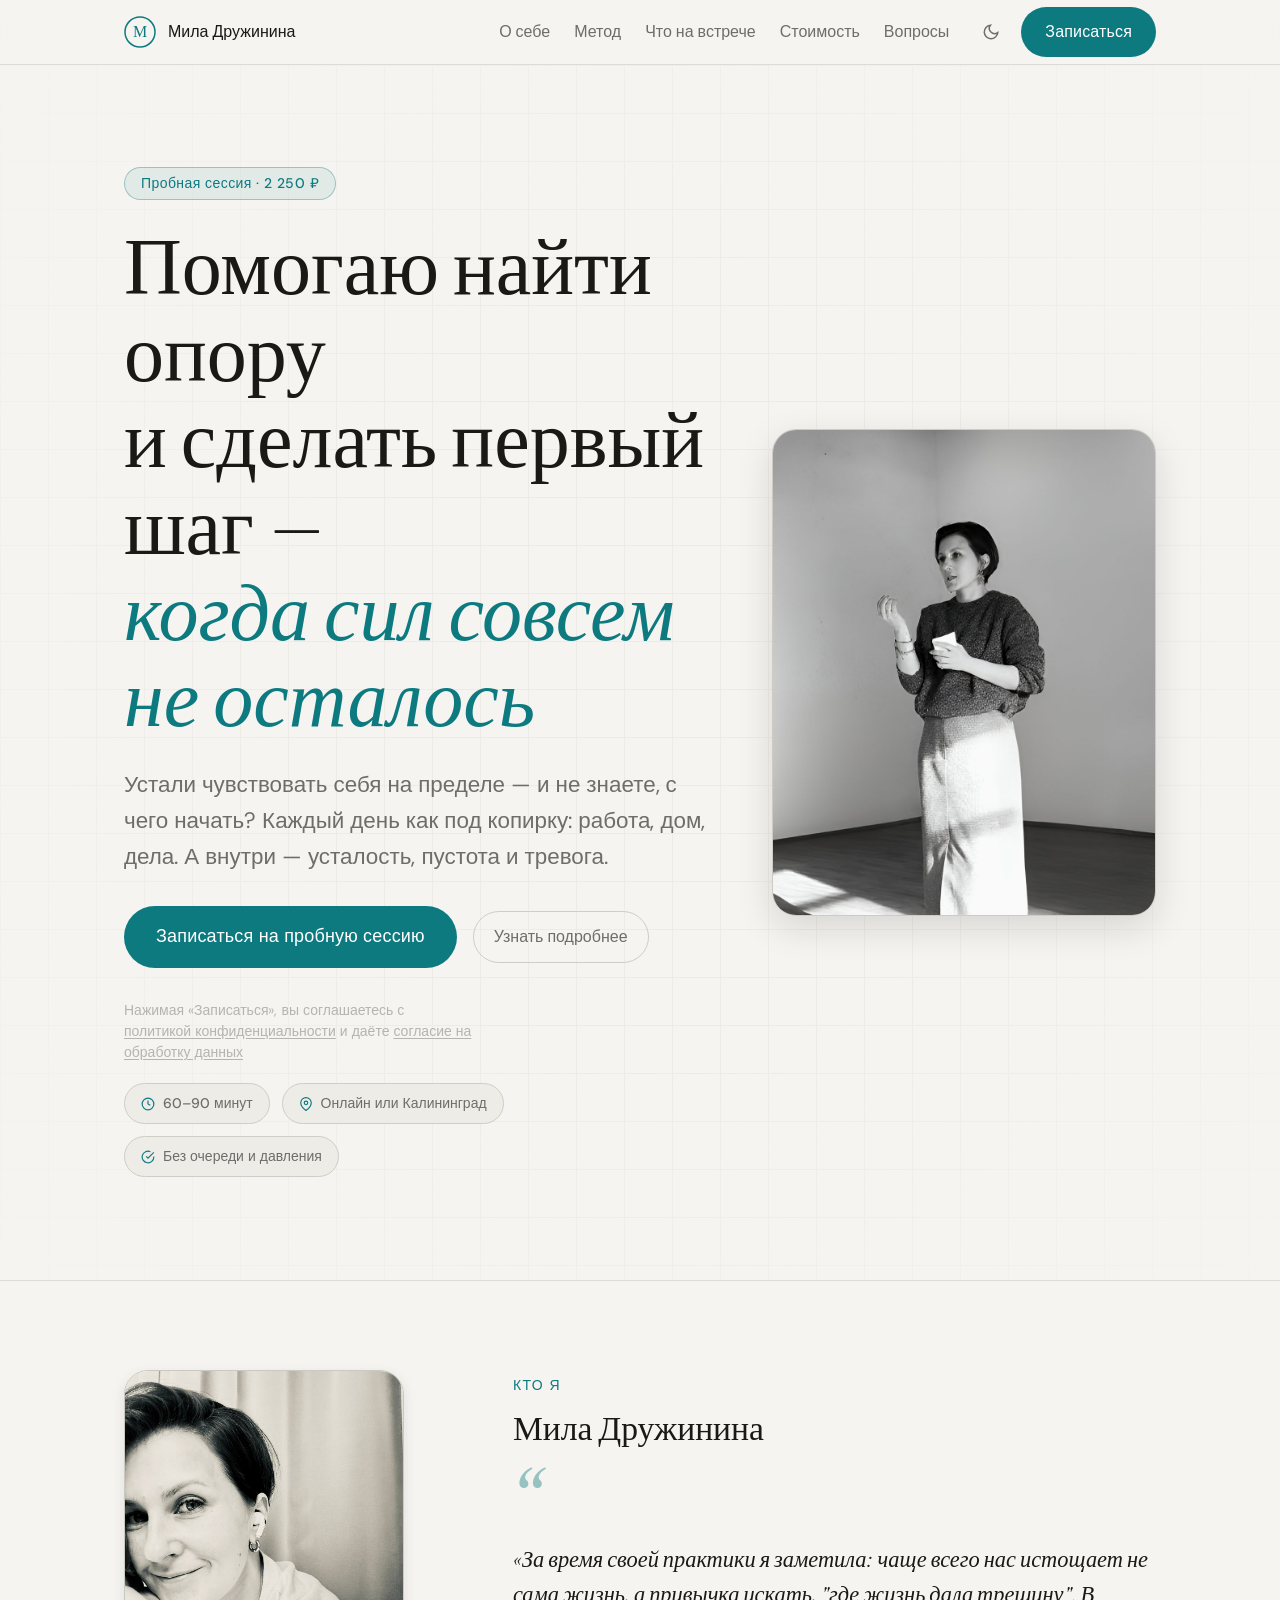
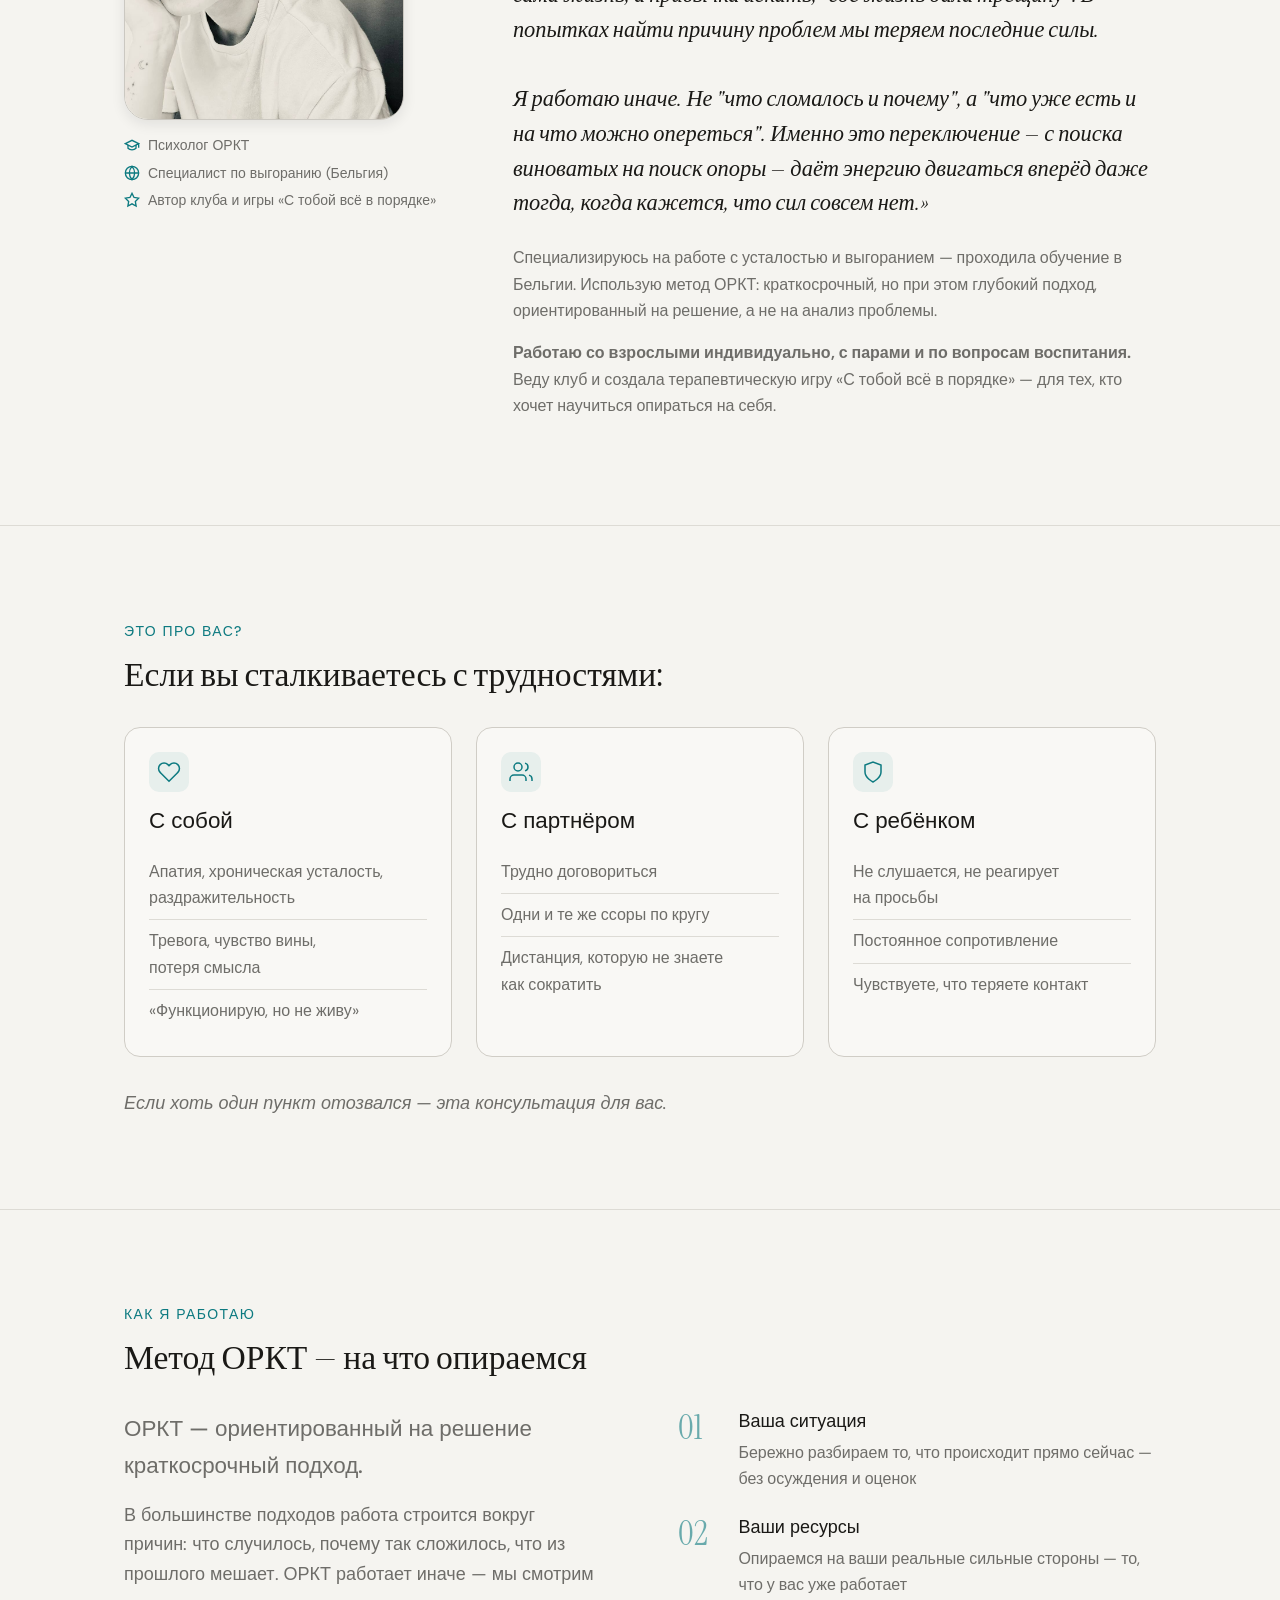
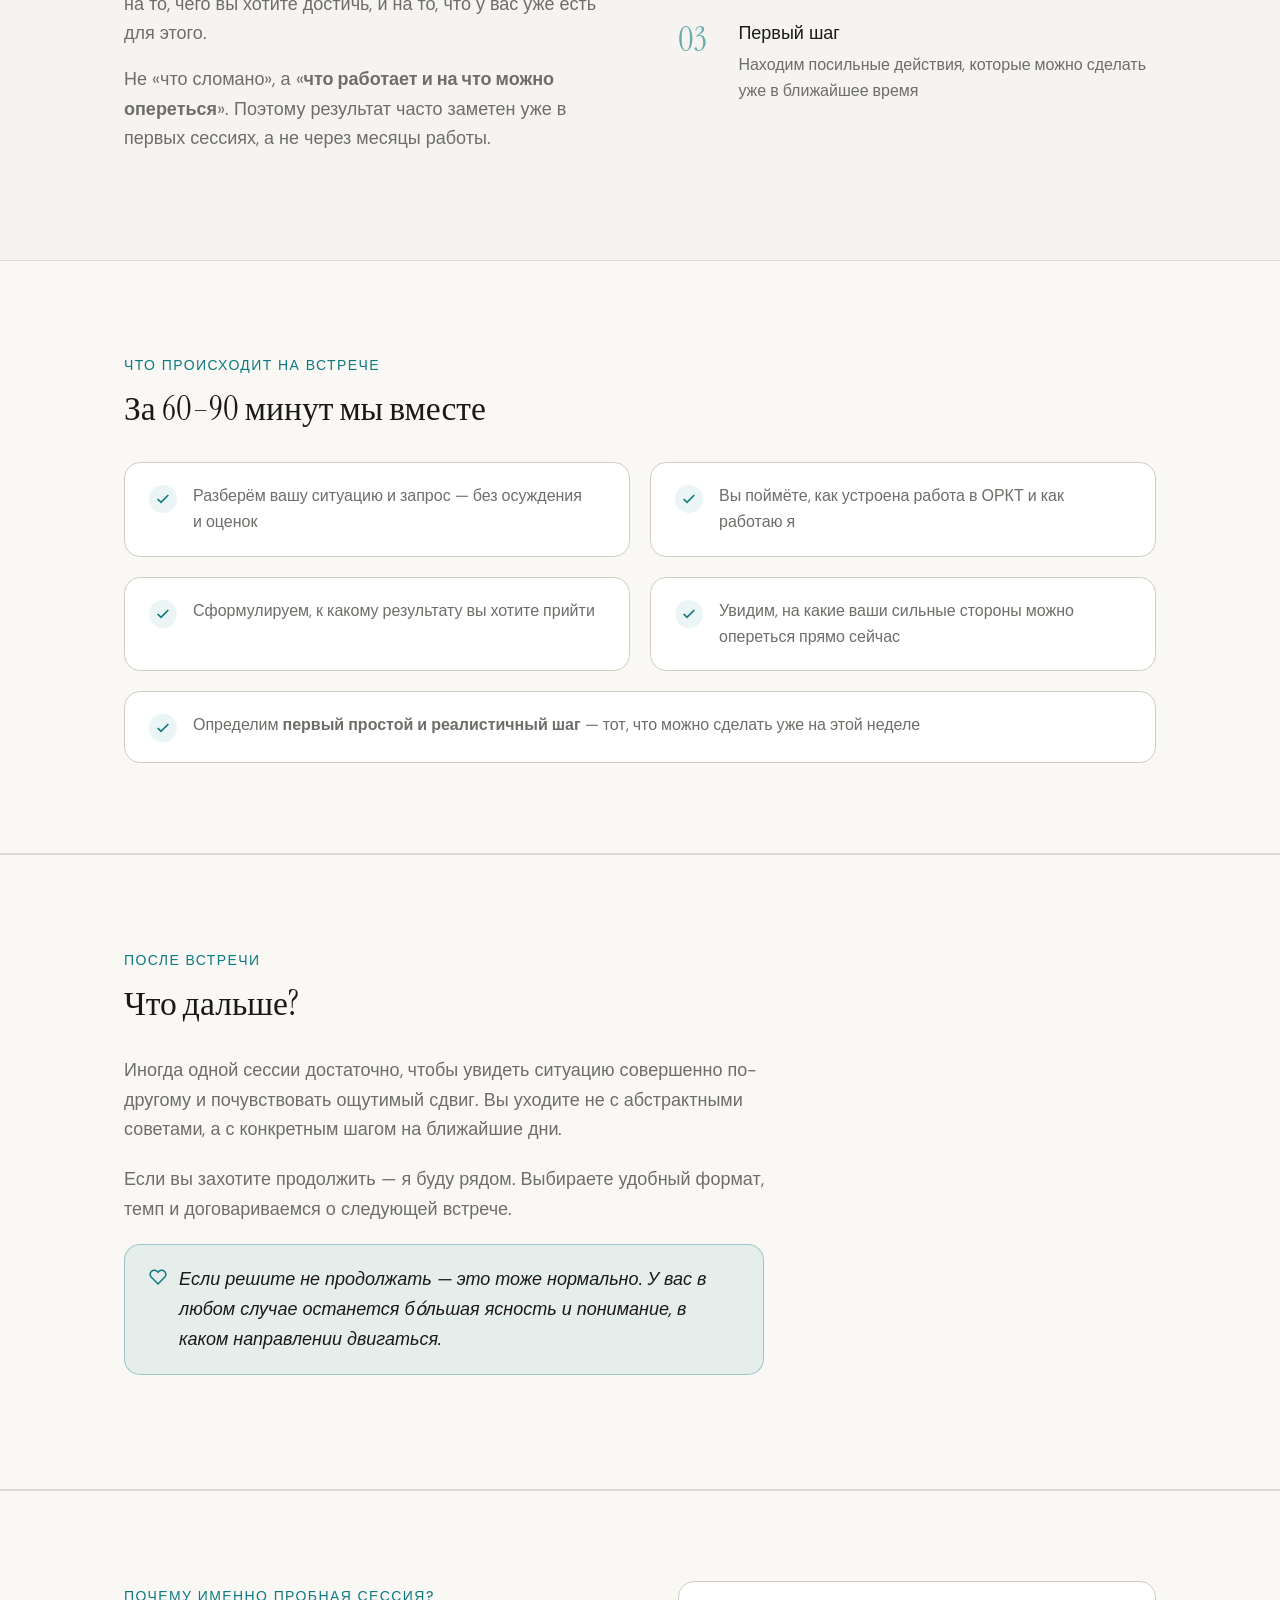
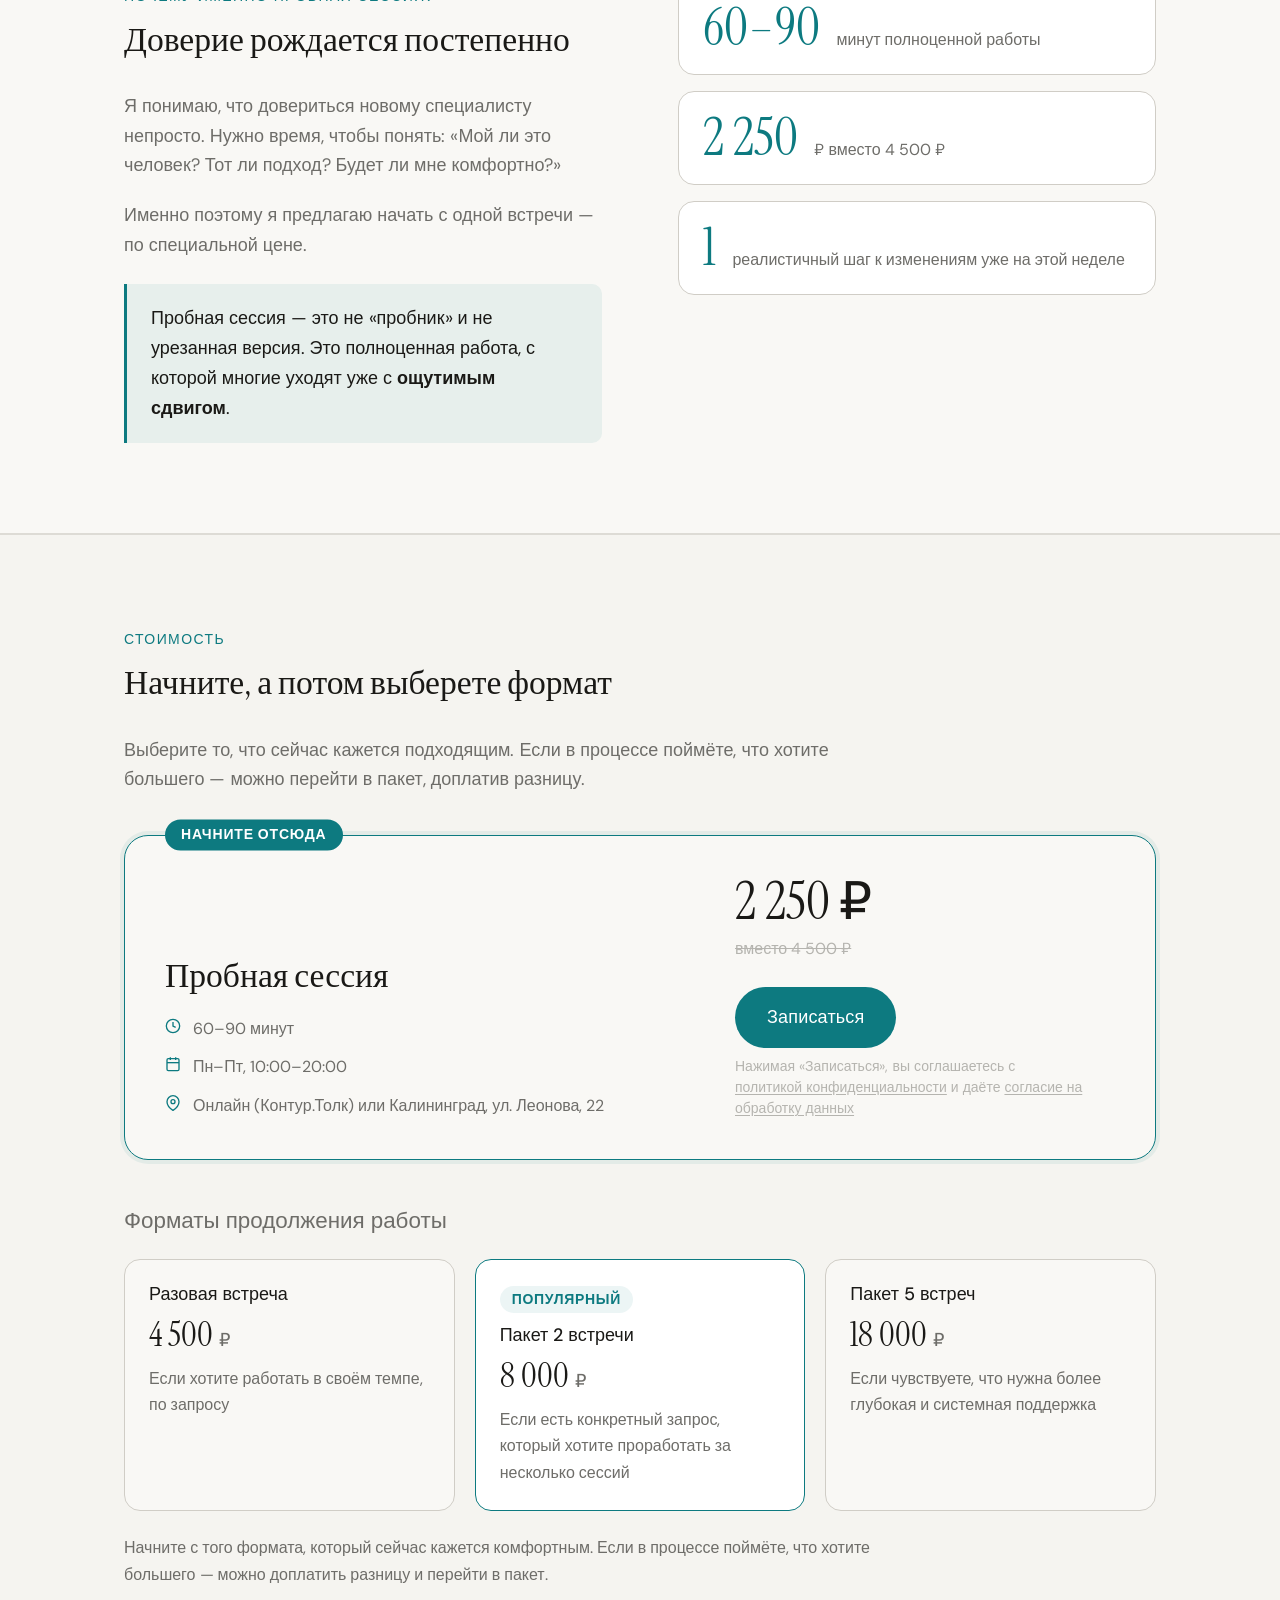
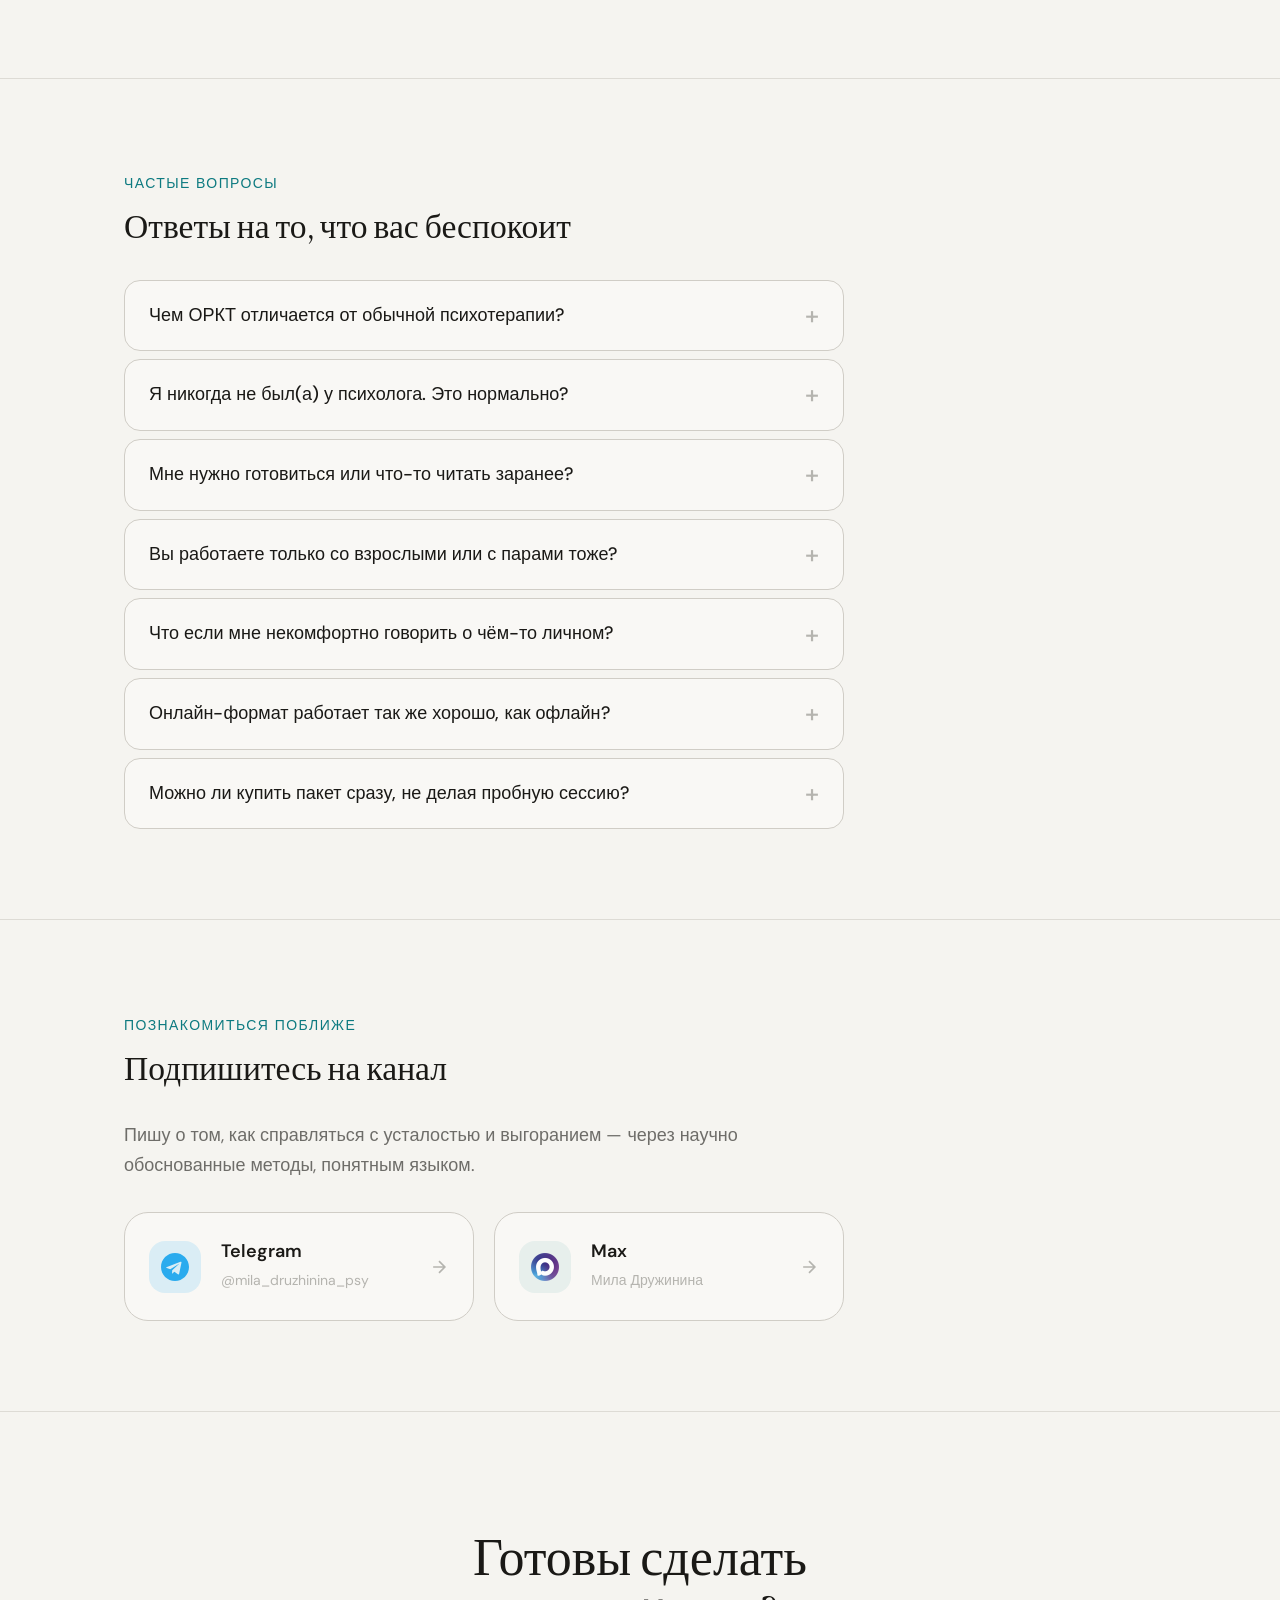
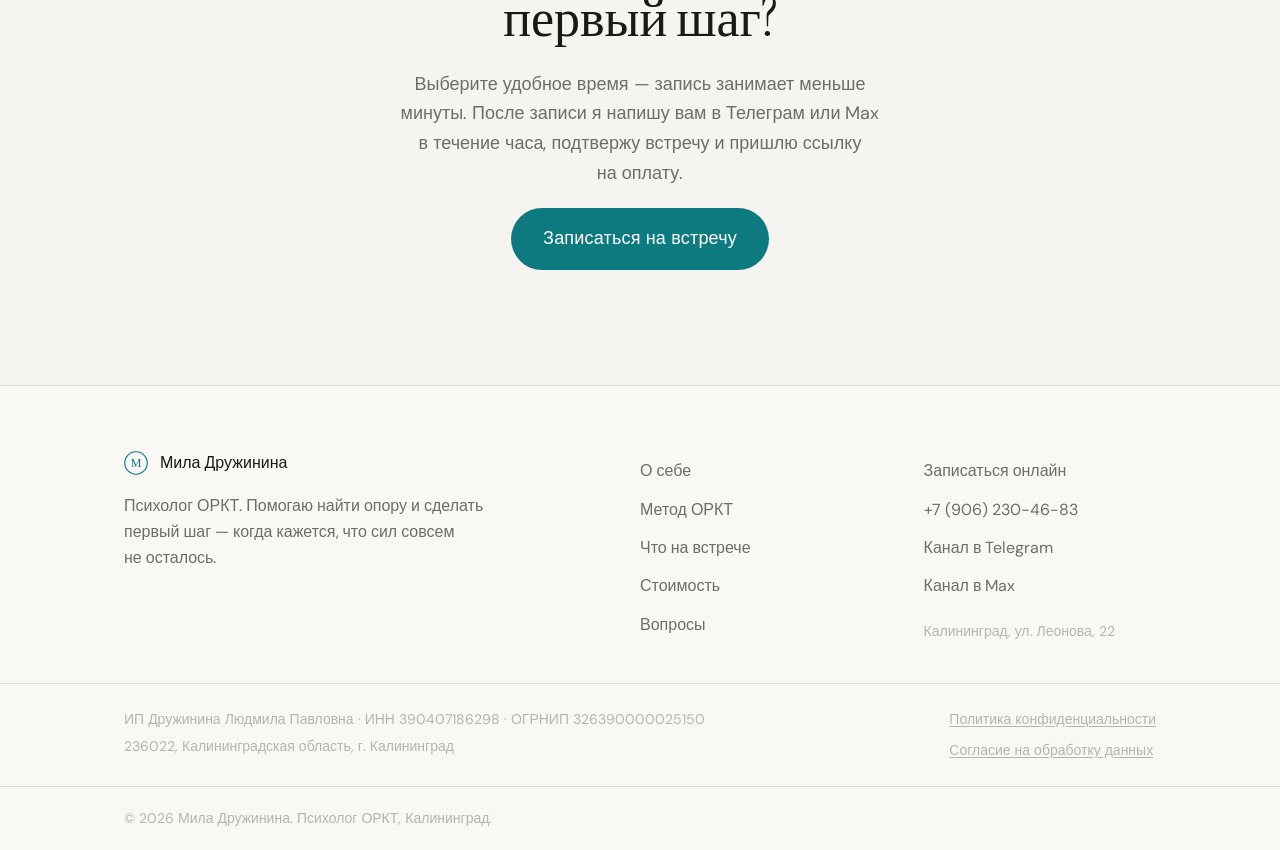
<file: index.html>
<!DOCTYPE html>
<html lang="ru">
<head>
  <meta charset="UTF-8" />
  <meta name="viewport" content="width=device-width, initial-scale=1.0" />
  <title>Пробная сессия с психологом — Мила Дружинина | ОРКТ, Калининград</title>
  <meta name="description" content="Пробная сессия с психологом ОРКТ Милой Дружининой — 60–90 минут работы за 2 250 ₽. Помогаю при усталости, тревоге, сложностях в отношениях. Онлайн и офлайн (Калининград)." />
  <meta name="keywords" content="психолог Калининград, пробная сессия, ОРКТ, решение-ориентированная терапия, консультация психолога, усталость, тревога, выгорание" />
  <meta name="robots" content="index, follow" />
  <link rel="canonical" href="https://miladruzhinina.github.io/probnaya-sessiya/" />

  <!-- Open Graph -->
  <meta property="og:type" content="website" />
  <meta property="og:title" content="Пробная сессия с психологом — Мила Дружинина" />
  <meta property="og:description" content="Устали чувствовать себя на пределе? Один небольшой шаг может изменить многое. Первая сессия — 2 250 ₽." />
  <meta property="og:image" content="https://miladruzhinina.github.io/probnaya-sessiya/mila.jpg" />
  <meta property="og:url" content="https://miladruzhinina.github.io/probnaya-sessiya/" />
  <meta property="og:locale" content="ru_RU" />

  <!-- Twitter Card -->
  <meta name="twitter:card" content="summary_large_image" />
  <meta name="twitter:title" content="Пробная сессия с психологом — Мила Дружинина" />
  <meta name="twitter:description" content="Устали чувствовать себя на пределе? Один небольшой шаг может изменить многое." />
  <meta name="twitter:image" content="https://miladruzhinina.github.io/probnaya-sessiya/mila.jpg" />

  <!-- Fonts -->
  <link rel="preconnect" href="https://fonts.googleapis.com" />
  <link rel="preconnect" href="https://fonts.gstatic.com" crossorigin />
  <link href="https://fonts.googleapis.com/css2?family=Instrument+Serif:ital@0;1&family=DM+Sans:ital,opsz,wght@0,9..40,300..500;1,9..40,300&display=swap" rel="stylesheet" />

  <!-- JSON-LD Structured Data -->
  <script type="application/ld+json">
  {
    "@context": "https://schema.org",
    "@type": "ProfessionalService",
    "name": "Мила Дружинина — психолог ОРКТ",
    "description": "Консультации психолога по методу ОРКТ (ориентированного на решение краткосрочного подхода). Работа с усталостью, тревогой, отношениями, воспитанием детей.",
    "url": "https://miladruzhinina.github.io/probnaya-sessiya/",
    "image": "https://miladruzhinina.github.io/probnaya-sessiya/mila.jpg",
    "address": {
      "@type": "PostalAddress",
      "streetAddress": "ул. Леонова, 22",
      "addressLocality": "Калининград",
      "addressCountry": "RU"
    },
    "offers": [
      {
        "@type": "Offer",
        "name": "Пробная сессия",
        "price": "2250",
        "priceCurrency": "RUB",
        "description": "60–90 минут. Разбираем вашу ситуацию, определяем запрос и первый шаг."
      }
    ],
    "sameAs": [
      "https://t.me/mila_druzhinina_psy",
      "https://max.ru/id390407186298_biz"
    ],
    "telephone": "+79062304683",
    "contactPoint": {
      "@type": "ContactPoint",
      "contactType": "booking",
      "url": "https://planerka.app/mila-druzhinina-dfjngj/znakomstvo"
    },
    "knowsAbout": ["психология", "ОРКТ", "SFBT", "выгорание", "тревога", "семейные отношения"],
    "priceRange": "₽₽"
  }
  </script>

  <!-- FAQ Schema -->
  <script type="application/ld+json">
  {
    "@context": "https://schema.org",
    "@type": "FAQPage",
    "mainEntity": [
      {
        "@type": "Question",
        "name": "Чем ОРКТ отличается от обычной психотерапии?",
        "acceptedAnswer": {
          "@type": "Answer",
          "text": "В большинстве подходов работа строится вокруг причин: что случилось, почему так сложилось. ОРКТ работает иначе — смотрим на то, чего вы хотите достичь, и на то, что у вас уже есть для этого. Не «что сломано», а «что работает и на что можно опереться». Результат часто заметен уже в первых сессиях."
        }
      },
      {
        "@type": "Question",
        "name": "Я никогда не был(а) у психолога. Это нормально?",
        "acceptedAnswer": {
          "@type": "Answer",
          "text": "Да, абсолютно. Многие приходят на первую встречу именно с этим. Пробная сессия как раз для того, чтобы познакомиться с форматом без стресса и давления."
        }
      },
      {
        "@type": "Question",
        "name": "Онлайн-формат работает так же хорошо, как офлайн?",
        "acceptedAnswer": {
          "@type": "Answer",
          "text": "Да. Онлайн-сессии в Контур.Толк ничем не уступают по качеству — и не требуют скачивать приложение. Открывается прямо в браузере."
        }
      },
      {
        "@type": "Question",
        "name": "Сколько стоит пробная сессия?",
        "acceptedAnswer": {
          "@type": "Answer",
          "text": "Пробная сессия стоит 2 250 ₽ вместо обычных 4 500 ₽. Длительность — 60–90 минут."
        }
      }
    ]
  }
  </script>

  <link rel="stylesheet" href="style.css" />
</head>
<body>

  <!-- HEADER -->
  <header class="site-header" role="banner">
    <div class="container header-inner">
      <a href="/" class="logo" aria-label="Мила Дружинина — на главную">
        <svg width="32" height="32" viewBox="0 0 32 32" fill="none" aria-hidden="true" focusable="false">
          <circle cx="16" cy="16" r="15" stroke="currentColor" stroke-width="1.5"/>
          <text x="16" y="21" text-anchor="middle" font-family="Instrument Serif, serif" font-size="16" fill="currentColor">М</text>
        </svg>
        <span class="logo-text">Мила Дружинина</span>
      </a>
      <nav class="header-nav" aria-label="Основная навигация">
        <a href="#about-me">О себе</a>
        <a href="#about-method">Метод</a>
        <a href="#what-happens">Что на встрече</a>
        <a href="#pricing">Стоимость</a>
        <a href="#faq">Вопросы</a>
      </nav>
      <div class="header-actions">
        <button class="btn-ghost" data-theme-toggle aria-label="Переключить тему">
          <svg width="18" height="18" viewBox="0 0 24 24" fill="none" stroke="currentColor" stroke-width="2"><path d="M21 12.79A9 9 0 1 1 11.21 3 7 7 0 0 0 21 12.79z"/></svg>
        </button>
        <a href="https://planerka.app/mila-druzhinina-dfjngj/znakomstvo" class="btn-primary" target="_blank" rel="noopener">Записаться</a>
      </div>
      <button class="burger" aria-label="Открыть меню" aria-expanded="false" aria-controls="mobile-menu">
        <span></span><span></span><span></span>
      </button>
    </div>
    <div class="mobile-menu" id="mobile-menu" hidden aria-hidden="true">
      <a href="#about-me">О себе</a>
      <a href="#about-method">Метод</a>
      <a href="#what-happens">Что на встрече</a>
      <a href="#pricing">Стоимость</a>
      <a href="#faq">Вопросы</a>
      <a href="https://planerka.app/mila-druzhinina-dfjngj/znakomstvo" class="btn-primary" target="_blank" rel="noopener">Записаться</a>
    </div>
  </header>

  <main id="main-content">

    <!-- HERO -->
    <section class="hero" aria-labelledby="hero-heading">
      <div class="hero-bg-grid" aria-hidden="true"></div>
      <div class="container hero-inner">
        <div class="hero-content">
          <div class="hero-tag">Пробная сессия · 2 250 ₽</div>
          <h1 id="hero-heading" class="hero-title">
            Помогаю найти опору<br>
            и сделать первый шаг —<br>
            <em>когда сил совсем не осталось</em>
          </h1>
          <p class="hero-lead">
            Устали чувствовать себя на пределе — и не знаете, с чего начать? Каждый день как под копирку: работа, дом, дела. А внутри — усталость, пустота и тревога.
          </p>
          <div class="hero-ctas">
            <a href="https://planerka.app/mila-druzhinina-dfjngj/znakomstvo" class="btn-primary btn-lg" target="_blank" rel="noopener">
              Записаться на пробную сессию
            </a>
            <a href="#about-me" class="btn-ghost-outline">Узнать подробнее</a>
          </div>
          <p class="consent-note">Нажимая «Записаться», вы соглашаетесь с <a href="privacy-policy.html">политикой конфиденциальности</a> и даёте <a href="data-consent.html">согласие на обработку данных</a></p>
          <div class="hero-badges">
            <span class="hero-badge">
              <svg width="14" height="14" viewBox="0 0 24 24" fill="none" stroke="currentColor" stroke-width="2"><circle cx="12" cy="12" r="10"/><polyline points="12 6 12 12 16 14"/></svg>
              60–90 минут
            </span>
            <span class="hero-badge">
              <svg width="14" height="14" viewBox="0 0 24 24" fill="none" stroke="currentColor" stroke-width="2"><path d="M21 10c0 7-9 13-9 13s-9-6-9-13a9 9 0 0 1 18 0z"/><circle cx="12" cy="10" r="3"/></svg>
              Онлайн или Калининград
            </span>
            <span class="hero-badge">
              <svg width="14" height="14" viewBox="0 0 24 24" fill="none" stroke="currentColor" stroke-width="2"><path d="M22 11.08V12a10 10 0 1 1-5.93-9.14"/><polyline points="22 4 12 14.01 9 11.01"/></svg>
              Без очереди и давления
            </span>
          </div>
        </div>
        <div class="hero-photo">
          <img
            src="mila.jpg"
            alt="Мила Дружинина — психолог ОРКТ, проводит консультацию"
            width="480"
            height="580"
            loading="eager"
          />
        </div>
      </div>
    </section>

    <!-- ABOUT ME -->
    <section class="about-section" id="about-me" aria-labelledby="about-heading">
      <div class="container">
        <div class="about-inner">
          <div class="about-photo-wrap">
            <img
              src="mila2.jpg"
              alt="Мила Дружинина — психолог ОРКТ"
              class="about-photo"
              width="320"
              height="380"
              loading="lazy"
            />
            <div class="about-credentials">
              <div class="credential">
                <svg width="16" height="16" viewBox="0 0 24 24" fill="none" stroke="currentColor" stroke-width="2"><path d="M22 10v6M2 10l10-5 10 5-10 5z"/><path d="M6 12v5c3 3 9 3 12 0v-5"/></svg>
                Психолог ОРКТ
              </div>
              <div class="credential">
                <svg width="16" height="16" viewBox="0 0 24 24" fill="none" stroke="currentColor" stroke-width="2"><circle cx="12" cy="12" r="10"/><path d="M2 12h20M12 2a15.3 15.3 0 0 1 4 10 15.3 15.3 0 0 1-4 10 15.3 15.3 0 0 1-4-10 15.3 15.3 0 0 1 4-10z"/></svg>
                Специалист по выгоранию (Бельгия)
              </div>
              <div class="credential">
                <svg width="16" height="16" viewBox="0 0 24 24" fill="none" stroke="currentColor" stroke-width="2"><path d="M12 2l3.09 6.26L22 9.27l-5 4.87 1.18 6.88L12 17.77l-6.18 3.25L7 14.14 2 9.27l6.91-1.01L12 2z"/></svg>
                Автор клуба и игры «С тобой всё в порядке»
              </div>
            </div>
          </div>
          <div class="about-text">
            <div class="section-label">Кто я</div>
            <h2 id="about-heading" class="section-title">Мила Дружинина</h2>
            <blockquote class="about-quote">
              «За время своей практики я заметила: чаще всего нас истощает не сама жизнь, а привычка искать, "где жизнь дала трещину". В попытках найти причину проблем мы теряем последние силы.
              <br><br>
              Я работаю иначе. Не "что сломалось и почему", а "что уже есть и на что можно опереться". Именно это переключение — с поиска виноватых на поиск опоры — даёт энергию двигаться вперёд даже тогда, когда кажется, что сил совсем нет.»
            </blockquote>
            <div class="about-facts">
              <p>Специализируюсь на работе с усталостью и выгоранием — проходила обучение в Бельгии. Использую метод ОРКТ: краткосрочный, но при этом глубокий подход, ориентированный на решение, а не на анализ проблемы.</p>
              <p><strong>Работаю со взрослыми индивидуально, с парами и по вопросам воспитания.</strong> Веду клуб и создала терапевтическую игру «С тобой всё в порядке» — для тех, кто хочет научиться опираться на себя.</p>
            </div>
          </div>
        </div>
      </div>
    </section>

    <!-- PAIN POINTS -->
    <section class="pain-section" aria-labelledby="pain-heading">
      <div class="container">
        <div class="section-label">Это про вас?</div>
        <h2 id="pain-heading" class="section-title">Если вы сталкиваетесь с трудностями:</h2>
        <div class="pain-grid">
          <article class="pain-card">
            <div class="pain-icon" aria-hidden="true">
              <svg width="24" height="24" viewBox="0 0 24 24" fill="none" stroke="currentColor" stroke-width="1.5"><path d="M20.84 4.61a5.5 5.5 0 0 0-7.78 0L12 5.67l-1.06-1.06a5.5 5.5 0 0 0-7.78 7.78l1.06 1.06L12 21.23l7.78-7.78 1.06-1.06a5.5 5.5 0 0 0 0-7.78z"/></svg>
            </div>
            <h3>С собой</h3>
            <ul role="list">
              <li>Апатия, хроническая усталость, раздражительность</li>
              <li>Тревога, чувство вины, потеря смысла</li>
              <li>«Функционирую, но не живу»</li>
            </ul>
          </article>
          <article class="pain-card">
            <div class="pain-icon" aria-hidden="true">
              <svg width="24" height="24" viewBox="0 0 24 24" fill="none" stroke="currentColor" stroke-width="1.5"><path d="M17 21v-2a4 4 0 0 0-4-4H5a4 4 0 0 0-4 4v2"/><circle cx="9" cy="7" r="4"/><path d="M23 21v-2a4 4 0 0 0-3-3.87"/><path d="M16 3.13a4 4 0 0 1 0 7.75"/></svg>
            </div>
            <h3>С партнёром</h3>
            <ul role="list">
              <li>Трудно договориться</li>
              <li>Одни и те же ссоры по кругу</li>
              <li>Дистанция, которую не знаете как сократить</li>
            </ul>
          </article>
          <article class="pain-card">
            <div class="pain-icon" aria-hidden="true">
              <svg width="24" height="24" viewBox="0 0 24 24" fill="none" stroke="currentColor" stroke-width="1.5"><path d="M12 22s8-4 8-10V5l-8-3-8 3v7c0 6 8 10 8 10z"/></svg>
            </div>
            <h3>С ребёнком</h3>
            <ul role="list">
              <li>Не слушается, не реагирует на просьбы</li>
              <li>Постоянное сопротивление</li>
              <li>Чувствуете, что теряете контакт</li>
            </ul>
          </article>
        </div>
        <p class="pain-note">Если хоть один пункт отозвался — эта консультация для вас.</p>
      </div>
    </section>

    <!-- ABOUT METHOD -->
    <section class="method-section" id="about-method" aria-labelledby="method-heading">
      <div class="container">
        <div class="section-label">Как я работаю</div>
        <h2 id="method-heading" class="section-title">Метод ОРКТ — на что опираемся</h2>
        <div class="method-inner">
          <div class="method-description">
            <p class="method-lead">ОРКТ — ориентированный на решение краткосрочный подход.</p>
            <p>В большинстве подходов работа строится вокруг причин: что случилось, почему так сложилось, что из прошлого мешает. ОРКТ работает иначе — мы смотрим на то, чего вы хотите достичь, и на то, что у вас уже есть для этого.</p>
            <p>Не «что сломано», а «<strong>что работает и на что можно опереться</strong>». Поэтому результат часто заметен уже в первых сессиях, а не через месяцы работы.</p>
          </div>
          <div class="method-pillars">
            <div class="pillar">
              <div class="pillar-num" aria-hidden="true">01</div>
              <div class="pillar-body">
                <h3>Ваша ситуация</h3>
                <p>Бережно разбираем то, что происходит прямо сейчас — без осуждения и оценок</p>
              </div>
            </div>
            <div class="pillar">
              <div class="pillar-num" aria-hidden="true">02</div>
              <div class="pillar-body">
                <h3>Ваши ресурсы</h3>
                <p>Опираемся на ваши реальные сильные стороны — то, что у вас уже работает</p>
              </div>
            </div>
            <div class="pillar">
              <div class="pillar-num" aria-hidden="true">03</div>
              <div class="pillar-body">
                <h3>Первый шаг</h3>
                <p>Находим посильные действия, которые можно сделать уже в ближайшее время</p>
              </div>
            </div>
          </div>
        </div>
      </div>
    </section>

    <!-- WHAT HAPPENS -->
    <section class="what-section" id="what-happens" aria-labelledby="what-heading">
      <div class="container">
        <div class="section-label">Что происходит на встрече</div>
        <h2 id="what-heading" class="section-title">За 60–90 минут мы вместе</h2>
        <div class="what-list">
          <div class="what-item">
            <div class="check" aria-hidden="true">
              <svg width="16" height="16" viewBox="0 0 24 24" fill="none" stroke="currentColor" stroke-width="2.5"><polyline points="20 6 9 17 4 12"/></svg>
            </div>
            <p>Разберём вашу ситуацию и запрос — без осуждения и оценок</p>
          </div>
          <div class="what-item">
            <div class="check" aria-hidden="true">
              <svg width="16" height="16" viewBox="0 0 24 24" fill="none" stroke="currentColor" stroke-width="2.5"><polyline points="20 6 9 17 4 12"/></svg>
            </div>
            <p>Вы поймёте, как устроена работа в ОРКТ и как работаю я</p>
          </div>
          <div class="what-item">
            <div class="check" aria-hidden="true">
              <svg width="16" height="16" viewBox="0 0 24 24" fill="none" stroke="currentColor" stroke-width="2.5"><polyline points="20 6 9 17 4 12"/></svg>
            </div>
            <p>Сформулируем, к какому результату вы хотите прийти</p>
          </div>
          <div class="what-item">
            <div class="check" aria-hidden="true">
              <svg width="16" height="16" viewBox="0 0 24 24" fill="none" stroke="currentColor" stroke-width="2.5"><polyline points="20 6 9 17 4 12"/></svg>
            </div>
            <p>Увидим, на какие ваши сильные стороны можно опереться прямо сейчас</p>
          </div>
          <div class="what-item">
            <div class="check" aria-hidden="true">
              <svg width="16" height="16" viewBox="0 0 24 24" fill="none" stroke="currentColor" stroke-width="2.5"><polyline points="20 6 9 17 4 12"/></svg>
            </div>
            <p>Определим <strong>первый простой и реалистичный шаг</strong> — тот, что можно сделать уже на этой неделе</p>
          </div>
        </div>
      </div>
    </section>

    <!-- AFTER SESSION -->
    <section class="after-section" aria-labelledby="after-heading">
      <div class="container">
        <div class="after-text-only">
          <div class="section-label">После встречи</div>
          <h2 id="after-heading" class="section-title">Что дальше?</h2>
          <p>Иногда одной сессии достаточно, чтобы увидеть ситуацию совершенно по-другому и почувствовать ощутимый сдвиг. Вы уходите не с абстрактными советами, а с конкретным шагом на ближайшие дни.</p>
          <p>Если вы захотите продолжить — я буду рядом. Выбираете удобный формат, темп и договариваемся о следующей встрече.</p>
          <p class="no-pressure-note">
            <svg width="18" height="18" viewBox="0 0 24 24" fill="none" stroke="currentColor" stroke-width="2" aria-hidden="true"><path d="M20.84 4.61a5.5 5.5 0 0 0-7.78 0L12 5.67l-1.06-1.06a5.5 5.5 0 0 0-7.78 7.78l1.06 1.06L12 21.23l7.78-7.78 1.06-1.06a5.5 5.5 0 0 0 0-7.78z"/></svg>
            Если решите не продолжать — это тоже нормально. У вас в любом случае останется бо́льшая ясность и понимание, в каком направлении двигаться.
          </p>
        </div>
      </div>
    </section>

    <!-- WHY TRIAL -->
    <section class="why-section" aria-labelledby="why-heading">
      <div class="container">
        <div class="why-inner">
          <div class="why-text">
            <div class="section-label">Почему именно пробная сессия?</div>
            <h2 id="why-heading" class="section-title">Доверие рождается постепенно</h2>
            <p>Я понимаю, что довериться новому специалисту непросто. Нужно время, чтобы понять: «Мой ли это человек? Тот ли подход? Будет ли мне комфортно?»</p>
            <p>Именно поэтому я предлагаю начать с одной встречи — по специальной цене.</p>
            <blockquote class="highlight-quote">
              Пробная сессия — это не «пробник» и не урезанная версия. Это полноценная работа, с которой многие уходят уже с <strong>ощутимым сдвигом</strong>.
            </blockquote>
          </div>
          <div class="why-stats">
            <div class="stat-card">
              <div class="stat-number">60–90</div>
              <div class="stat-label">минут полноценной работы</div>
            </div>
            <div class="stat-card">
              <div class="stat-number">2 250</div>
              <div class="stat-label">₽ вместо 4 500 ₽</div>
            </div>
            <div class="stat-card">
              <div class="stat-number">1</div>
              <div class="stat-label">реалистичный шаг к изменениям уже на этой неделе</div>
            </div>
          </div>
        </div>
      </div>
    </section>

    <!-- PRICING -->
    <section class="pricing-section" id="pricing" aria-labelledby="pricing-heading">
      <div class="container">
        <div class="section-label">Стоимость</div>
        <h2 id="pricing-heading" class="section-title">Начните, а потом выберете формат</h2>
        <p class="pricing-intro">Выберите то, что сейчас кажется подходящим. Если в процессе поймёте, что хотите большего — можно перейти в пакет, доплатив разницу.</p>

        <!-- Trial session card -->
        <div class="trial-card">
          <div class="trial-badge">Начните отсюда</div>
          <div class="trial-inner">
            <div class="trial-info">
              <h3>Пробная сессия</h3>
              <ul role="list" class="trial-details">
                <li>
                  <svg width="16" height="16" viewBox="0 0 24 24" fill="none" stroke="currentColor" stroke-width="2"><circle cx="12" cy="12" r="10"/><polyline points="12 6 12 12 16 14"/></svg>
                  60–90 минут
                </li>
                <li>
                  <svg width="16" height="16" viewBox="0 0 24 24" fill="none" stroke="currentColor" stroke-width="2"><rect x="3" y="4" width="18" height="18" rx="2" ry="2"/><line x1="16" y1="2" x2="16" y2="6"/><line x1="8" y1="2" x2="8" y2="6"/><line x1="3" y1="10" x2="21" y2="10"/></svg>
                  Пн–Пт, 10:00–20:00
                </li>
                <li>
                  <svg width="16" height="16" viewBox="0 0 24 24" fill="none" stroke="currentColor" stroke-width="2"><path d="M21 10c0 7-9 13-9 13s-9-6-9-13a9 9 0 0 1 18 0z"/><circle cx="12" cy="10" r="3"/></svg>
                  Онлайн (Контур.Толк) или Калининград, ул. Леонова, 22
                </li>
              </ul>
            </div>
            <div class="trial-price">
              <div class="price-new">2 250 ₽</div>
              <div class="price-old">вместо 4 500 ₽</div>
              <a href="https://planerka.app/mila-druzhinina-dfjngj/znakomstvo" class="btn-primary btn-lg" target="_blank" rel="noopener">Записаться</a>
              <p class="consent-note">Нажимая «Записаться», вы соглашаетесь с <a href="privacy-policy.html">политикой конфиденциальности</a> и даёте <a href="data-consent.html">согласие на обработку данных</a></p>
            </div>
          </div>
        </div>

        <!-- Regular packages -->
        <h3 class="packages-heading">Форматы продолжения работы</h3>
        <div class="packages-grid">
          <article class="package-card">
            <h4>Разовая встреча</h4>
            <div class="package-price">4 500 <span>₽</span></div>
            <p>Если хотите работать в своём темпе, по запросу</p>
          </article>
          <article class="package-card package-card--highlight">
            <div class="package-badge">Популярный</div>
            <h4>Пакет 2 встречи</h4>
            <div class="package-price">8 000 <span>₽</span></div>
            <p>Если есть конкретный запрос, который хотите проработать за несколько сессий</p>
          </article>
          <article class="package-card">
            <h4>Пакет 5 встреч</h4>
            <div class="package-price">18 000 <span>₽</span></div>
            <p>Если чувствуете, что нужна более глубокая и системная поддержка</p>
          </article>
        </div>
        <p class="packages-note">Начните с того формата, который сейчас кажется комфортным. Если в процессе поймёте, что хотите большего — можно доплатить разницу и перейти в пакет.</p>
      </div>
    </section>

    <!-- FAQ -->
    <section class="faq-section" id="faq" aria-labelledby="faq-heading">
      <div class="container">
        <div class="section-label">Частые вопросы</div>
        <h2 id="faq-heading" class="section-title">Ответы на то, что вас беспокоит</h2>
        <div class="faq-list" role="list">

          <details class="faq-item" role="listitem">
            <summary>Чем ОРКТ отличается от обычной психотерапии?</summary>
            <div class="faq-answer">
              В большинстве подходов работа строится вокруг причин: что случилось, почему так сложилось, что из прошлого мешает. ОРКТ работает иначе — мы смотрим на то, чего вы хотите достичь, и на то, что у вас уже есть для этого. Не «что сломано», а «что работает и на что можно опереться». Поэтому результат часто заметен уже в первых сессиях, а не через месяцы работы.
            </div>
          </details>

          <details class="faq-item" role="listitem">
            <summary>Я никогда не был(а) у психолога. Это нормально?</summary>
            <div class="faq-answer">
              Да, абсолютно. Многие приходят на первую встречу именно с этим. Пробная сессия как раз для того, чтобы познакомиться с форматом без стресса и давления.
            </div>
          </details>

          <details class="faq-item" role="listitem">
            <summary>Мне нужно готовиться или что-то читать заранее?</summary>
            <div class="faq-answer">
              Нет. Просто приходите с тем, что вас беспокоит. Я помогу разобраться, как и с чего начать.
            </div>
          </details>

          <details class="faq-item" role="listitem">
            <summary>Вы работаете только со взрослыми или с парами тоже?</summary>
            <div class="faq-answer">
              Я работаю со взрослыми индивидуально и с парами. Также консультирую по вопросам воспитания — когда трудно наладить контакт с ребёнком.
            </div>
          </details>

          <details class="faq-item" role="listitem">
            <summary>Что если мне некомфортно говорить о чём-то личном?</summary>
            <div class="faq-answer">
              Вы рассказываете ровно столько, сколько готовы. В ОРКТ не нужно «выкладывать всё» — мы идём в том темпе, который вам комфортен.
            </div>
          </details>

          <details class="faq-item" role="listitem">
            <summary>Онлайн-формат работает так же хорошо, как офлайн?</summary>
            <div class="faq-answer">
              Да. Онлайн-сессии в Контур.Толк ничем не уступают по качеству — и не требуют скачивать приложение. Открывается прямо в браузере.
            </div>
          </details>

          <details class="faq-item" role="listitem">
            <summary>Можно ли купить пакет сразу, не делая пробную сессию?</summary>
            <div class="faq-answer">
              Да, можно. Пробная сессия — это возможность познакомиться и убедиться, что формат вам подходит. Но если вы уже знакомы с ОРКТ или просто готовы начать — напишите мне, и мы выберем удобный день и время.
            </div>
          </details>

        </div>
      </div>
    </section>

    <!-- CHANNELS -->
    <section class="channels-section" aria-labelledby="channels-heading">
      <div class="container">
        <div class="section-label">Познакомиться поближе</div>
        <h2 id="channels-heading" class="section-title">Подпишитесь на канал</h2>
        <p class="channels-intro">Пишу о том, как справляться с усталостью и выгоранием — через научно обоснованные методы, понятным языком.</p>
        <div class="channels-grid">
          <a href="https://t.me/mila_druzhinina_psy" class="channel-big-card" target="_blank" rel="noopener" aria-label="Telegram-канал Милы Дружининой">
            <div class="channel-big-icon">
              <svg width="28" height="28" viewBox="0 0 24 24" fill="currentColor"><path d="M12 0C5.373 0 0 5.373 0 12s5.373 12 12 12 12-5.373 12-12S18.627 0 12 0zm5.562 8.248l-2.018 9.508c-.145.658-.537.818-1.084.508l-3-2.21-1.447 1.394c-.16.16-.295.295-.605.295l.213-3.053 5.56-5.023c.242-.213-.054-.333-.373-.12l-6.871 4.326-2.962-.924c-.643-.204-.657-.643.136-.953l11.57-4.461c.537-.194 1.006.131.881.713z"/></svg>
            </div>
            <div class="channel-big-body">
              <p class="channel-big-name">Telegram</p>
              <p class="channel-big-handle">@mila_druzhinina_psy</p>

            </div>
            <svg class="channel-big-arrow" width="20" height="20" viewBox="0 0 24 24" fill="none" stroke="currentColor" stroke-width="2"><path d="M5 12h14M12 5l7 7-7 7"/></svg>
          </a>
          <a href="https://max.ru/id390407186298_biz" class="channel-big-card" target="_blank" rel="noopener" aria-label="Канал в Max">
            <div class="channel-big-icon channel-big-icon--max">
              <img src="[data-uri]" alt="Max" width="28" height="28" style="display:block;" />
            </div>
            <div class="channel-big-body">
              <p class="channel-big-name">Max</p>
              <p class="channel-big-handle">Мила Дружинина</p>
            </div>
            <svg class="channel-big-arrow" width="20" height="20" viewBox="0 0 24 24" fill="none" stroke="currentColor" stroke-width="2"><path d="M5 12h14M12 5l7 7-7 7"/></svg>
          </a>
        </div>
      </div>
    </section>

    <!-- FINAL CTA -->
    <section class="final-cta" aria-labelledby="final-cta-heading">
      <div class="container">
        <div class="final-cta-inner">
          <h2 id="final-cta-heading">Готовы сделать первый шаг?</h2>
          <p>Выберите удобное время — запись занимает меньше минуты. После записи я напишу вам в Телеграм или Max в течение часа, подтвержу встречу и пришлю ссылку на оплату.</p>
          <a href="https://planerka.app/mila-druzhinina-dfjngj/znakomstvo" class="btn-primary btn-lg" target="_blank" rel="noopener">
            Записаться на встречу
          </a>
        </div>
      </div>
    </section>

  </main>

  <!-- FOOTER -->
  <footer class="site-footer" role="contentinfo">
    <div class="container footer-inner">
      <div class="footer-brand">
        <a href="/" class="logo" aria-label="Мила Дружинина — на главную">
          <svg width="24" height="24" viewBox="0 0 32 32" fill="none" aria-hidden="true" focusable="false">
            <circle cx="16" cy="16" r="15" stroke="currentColor" stroke-width="1.5"/>
            <text x="16" y="21" text-anchor="middle" font-family="Instrument Serif, serif" font-size="16" fill="currentColor">М</text>
          </svg>
          <span class="logo-text">Мила Дружинина</span>
        </a>
        <p class="footer-desc">Психолог ОРКТ. Помогаю найти опору и сделать первый шаг — когда кажется, что сил совсем не осталось.</p>
      </div>
      <nav class="footer-nav" aria-label="Навигация по сайту">
        <a href="#about-me">О себе</a>
        <a href="#about-method">Метод ОРКТ</a>
        <a href="#what-happens">Что на встрече</a>
        <a href="#pricing">Стоимость</a>
        <a href="#faq">Вопросы</a>
      </nav>
      <div class="footer-contacts">
        <a href="https://planerka.app/mila-druzhinina-dfjngj/znakomstvo" target="_blank" rel="noopener">Записаться онлайн</a>
        <a href="tel:+79062304683">+7 (906) 230-46-83</a>
        <a href="https://t.me/mila_druzhinina_psy" target="_blank" rel="noopener">Канал в Telegram</a>
        <a href="https://max.ru/id390407186298_biz" target="_blank" rel="noopener">Канал в Max</a>
        <address class="footer-address">Калининград, ул. Леонова, 22</address>
      </div>
    </div>
    <div class="footer-legal">
      <div class="container footer-legal-inner">
        <div class="footer-ip">
          <p>ИП Дружинина Людмила Павловна · ИНН 390407186298 · ОГРНИП 326390000025150</p>
          <p>236022, Калининградская область, г. Калининград</p>
        </div>
        <div class="footer-docs">
          <a href="privacy-policy.html">Политика конфиденциальности</a>
          <a href="data-consent.html">Согласие на обработку данных</a>
        </div>
      </div>
    </div>
    <div class="footer-bottom">
      <div class="container">
        <p>© 2026 Мила Дружинина. Психолог ОРКТ, Калининград.</p>
      </div>
    </div>
  </footer>

  <script src="script.js"></script>
</body>
</html>
</file>
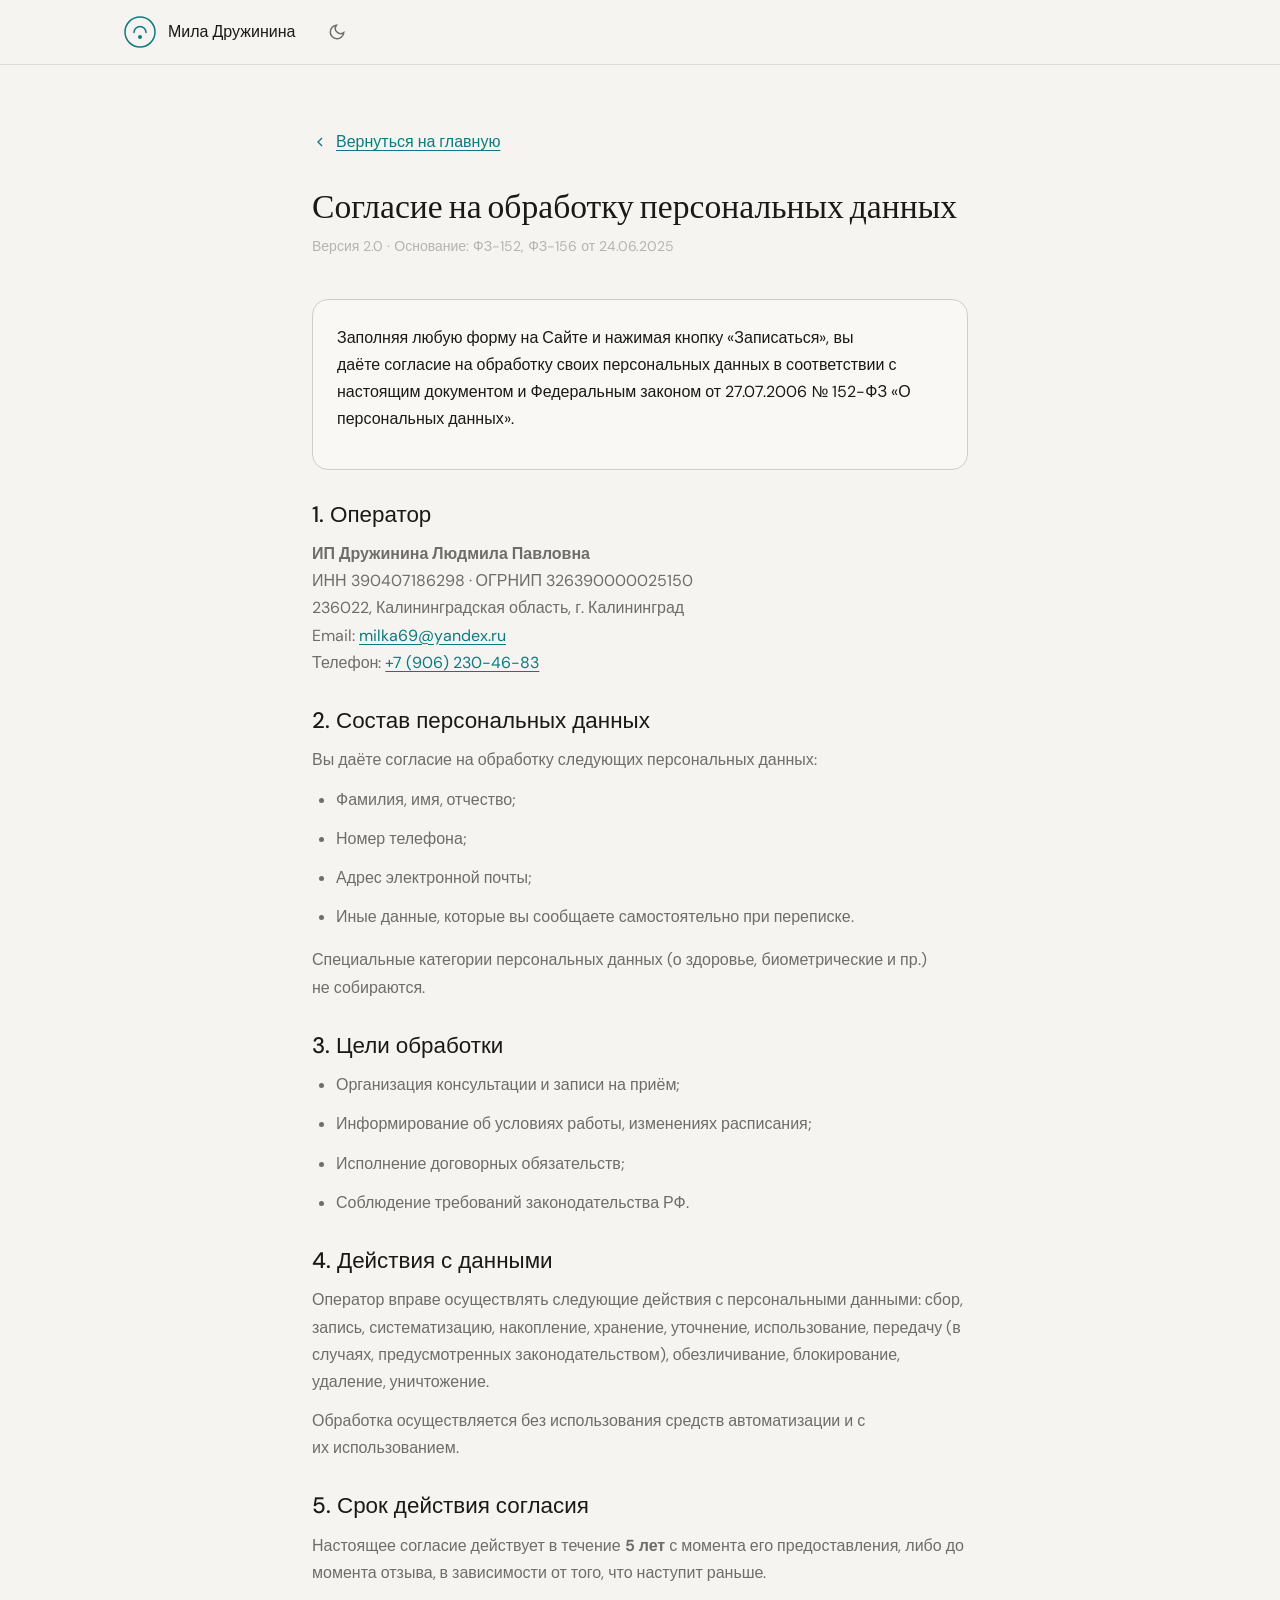
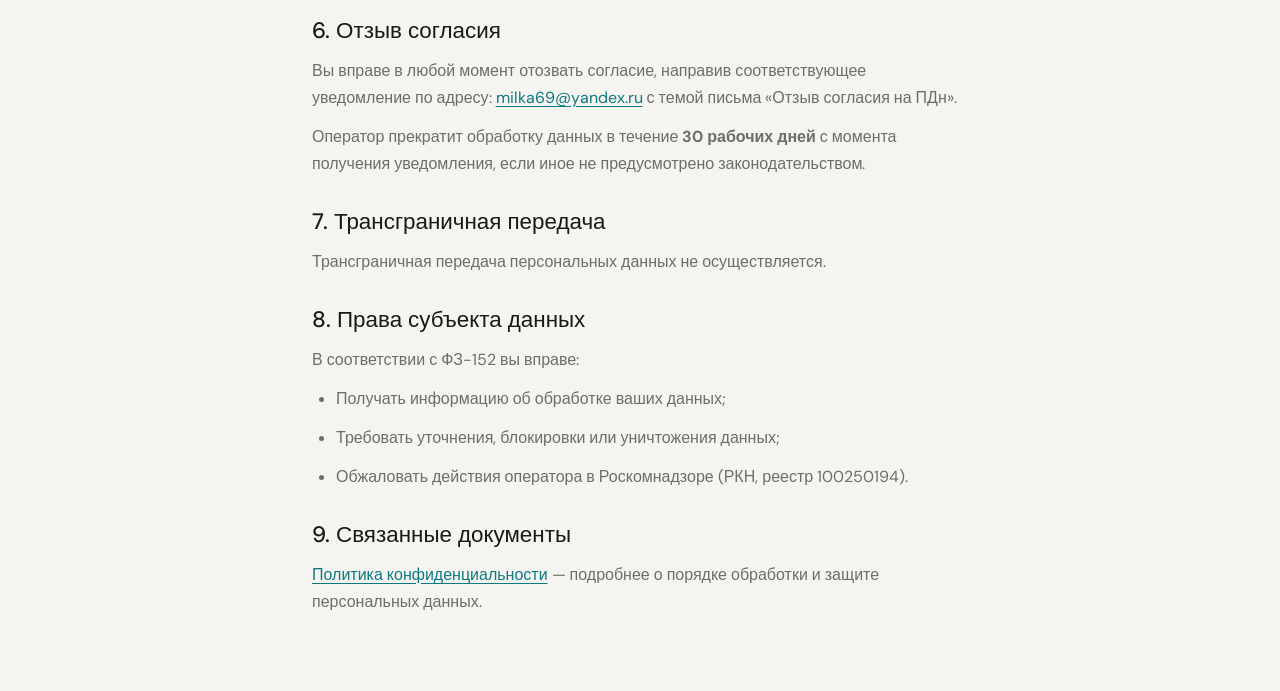
<file: data-consent.html>
<!DOCTYPE html>
<html lang="ru">
<head>
  <meta charset="UTF-8" />
  <meta name="viewport" content="width=device-width, initial-scale=1.0" />
  <title>Согласие на обработку персональных данных — Мила Дружинина</title>
  <meta name="robots" content="noindex, follow" />
  <link rel="preconnect" href="https://fonts.googleapis.com" />
  <link rel="preconnect" href="https://fonts.gstatic.com" crossorigin />
  <link href="https://fonts.googleapis.com/css2?family=Instrument+Serif:ital@0;1&family=DM+Sans:ital,opsz,wght@0,9..40,300..500;1,9..40,300&display=swap" rel="stylesheet" />
  <link rel="stylesheet" href="style.css" />
  <style>
    .legal-page { max-width: 720px; margin-inline: auto; padding: clamp(2rem, 6vw, 4rem) clamp(1.25rem, 5vw, 2rem); }
    .legal-page h1 { font-family: var(--font-display); font-size: var(--text-xl); font-weight: 400; margin-bottom: 0.5rem; }
    .legal-page .doc-meta { font-size: var(--text-xs); color: var(--color-text-faint); margin-bottom: 2.5rem; }
    .legal-page h2 { font-size: var(--text-lg); font-weight: 500; margin: 2rem 0 0.75rem; }
    .legal-page p, .legal-page li { font-size: var(--text-sm); color: var(--color-text-muted); margin-bottom: 0.75rem; line-height: 1.7; }
    .legal-page ul { padding-left: 1.5rem; margin-bottom: 1rem; }
    .legal-page ul li { list-style: disc; }
    .legal-page a { color: var(--color-primary); text-decoration: underline; text-underline-offset: 3px; }
    .legal-back { display: inline-flex; align-items: center; gap: 0.5rem; font-size: var(--text-sm); color: var(--color-text-muted); margin-bottom: 2rem; }
    .legal-back:hover { color: var(--color-primary); }
    .legal-back svg { flex-shrink: 0; }
    .consent-box { background: var(--color-surface); border: 1px solid var(--color-border); border-radius: var(--radius-lg); padding: 1.5rem; margin: 2rem 0; }
    .consent-box p { color: var(--color-text); font-size: var(--text-sm); }
  </style>
</head>
<body>
  <header class="site-header" role="banner">
    <div class="container header-inner">
      <a href="index.html" class="logo" aria-label="Мила Дружинина — на главную">
        <svg width="32" height="32" viewBox="0 0 32 32" fill="none" aria-hidden="true" focusable="false">
          <circle cx="16" cy="16" r="15" stroke="currentColor" stroke-width="1.5"/>
          <path d="M10 16.5C10 13.186 12.686 10.5 16 10.5C19.314 10.5 22 13.186 22 16.5" stroke="currentColor" stroke-width="1.5" stroke-linecap="round"/>
          <circle cx="16" cy="21" r="2" fill="currentColor"/>
        </svg>
        <span class="logo-text">Мила Дружинина</span>
      </a>
      <div class="header-actions">
        <button class="btn-ghost" data-theme-toggle aria-label="Переключить тему">
          <svg width="18" height="18" viewBox="0 0 24 24" fill="none" stroke="currentColor" stroke-width="2"><path d="M21 12.79A9 9 0 1 1 11.21 3 7 7 0 0 0 21 12.79z"/></svg>
        </button>
      </div>
    </div>
  </header>

  <main>
    <div class="legal-page">
      <a href="index.html" class="legal-back">
        <svg width="16" height="16" viewBox="0 0 24 24" fill="none" stroke="currentColor" stroke-width="2"><polyline points="15 18 9 12 15 6"/></svg>
        Вернуться на главную
      </a>

      <h1>Согласие на обработку персональных данных</h1>
      <p class="doc-meta">Версия 2.0 · Основание: ФЗ-152, ФЗ-156 от 24.06.2025</p>

      <div class="consent-box">
        <p>Заполняя любую форму на Сайте и нажимая кнопку «Записаться», вы даёте согласие на обработку своих персональных данных в соответствии с настоящим документом и Федеральным законом от 27.07.2006 № 152-ФЗ «О персональных данных».</p>
      </div>

      <h2>1. Оператор</h2>
      <p><strong>ИП Дружинина Людмила Павловна</strong><br>
      ИНН 390407186298 · ОГРНИП 326390000025150<br>
      236022, Калининградская область, г. Калининград<br>
      Email: <a href="mailto:milka69@yandex.ru">milka69@yandex.ru</a><br>
      Телефон: <a href="tel:+79062304683">+7 (906) 230-46-83</a></p>

      <h2>2. Состав персональных данных</h2>
      <p>Вы даёте согласие на обработку следующих персональных данных:</p>
      <ul>
        <li>Фамилия, имя, отчество;</li>
        <li>Номер телефона;</li>
        <li>Адрес электронной почты;</li>
        <li>Иные данные, которые вы сообщаете самостоятельно при переписке.</li>
      </ul>
      <p>Специальные категории персональных данных (о здоровье, биометрические и пр.) не собираются.</p>

      <h2>3. Цели обработки</h2>
      <ul>
        <li>Организация консультации и записи на приём;</li>
        <li>Информирование об условиях работы, изменениях расписания;</li>
        <li>Исполнение договорных обязательств;</li>
        <li>Соблюдение требований законодательства РФ.</li>
      </ul>

      <h2>4. Действия с данными</h2>
      <p>Оператор вправе осуществлять следующие действия с персональными данными: сбор, запись, систематизацию, накопление, хранение, уточнение, использование, передачу (в случаях, предусмотренных законодательством), обезличивание, блокирование, удаление, уничтожение.</p>
      <p>Обработка осуществляется без использования средств автоматизации и с их использованием.</p>

      <h2>5. Срок действия согласия</h2>
      <p>Настоящее согласие действует в течение <strong>5 лет</strong> с момента его предоставления, либо до момента отзыва, в зависимости от того, что наступит раньше.</p>

      <h2>6. Отзыв согласия</h2>
      <p>Вы вправе в любой момент отозвать согласие, направив соответствующее уведомление по адресу: <a href="mailto:milka69@yandex.ru">milka69@yandex.ru</a> с темой письма «Отзыв согласия на ПДн».</p>
      <p>Оператор прекратит обработку данных в течение <strong>30 рабочих дней</strong> с момента получения уведомления, если иное не предусмотрено законодательством.</p>

      <h2>7. Трансграничная передача</h2>
      <p>Трансграничная передача персональных данных не осуществляется.</p>

      <h2>8. Права субъекта данных</h2>
      <p>В соответствии с ФЗ-152 вы вправе:</p>
      <ul>
        <li>Получать информацию об обработке ваших данных;</li>
        <li>Требовать уточнения, блокировки или уничтожения данных;</li>
        <li>Обжаловать действия оператора в Роскомнадзоре (РКН, реестр 100250194).</li>
      </ul>

      <h2>9. Связанные документы</h2>
      <p><a href="privacy-policy.html">Политика конфиденциальности</a> — подробнее о порядке обработки и защите персональных данных.</p>
    </div>
  </main>

  <script src="script.js"></script>
</body>
</html>
</file>
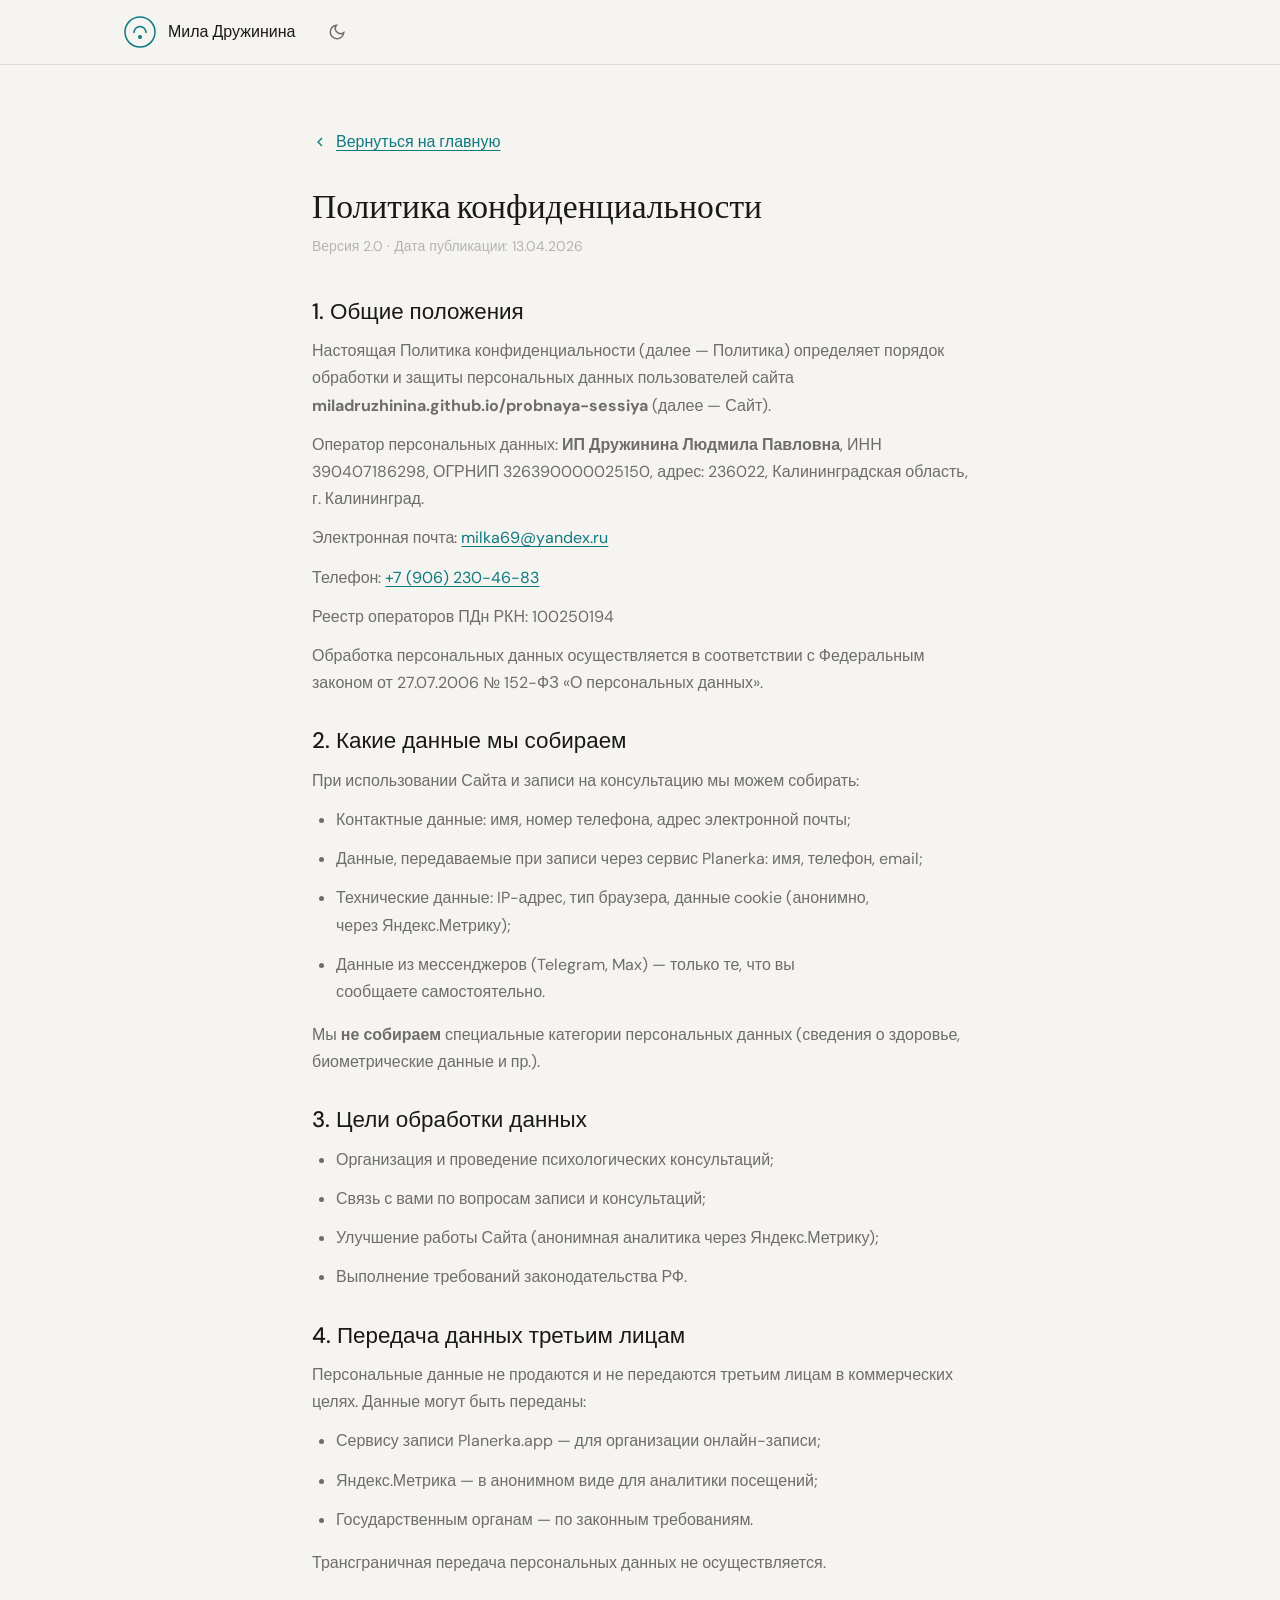
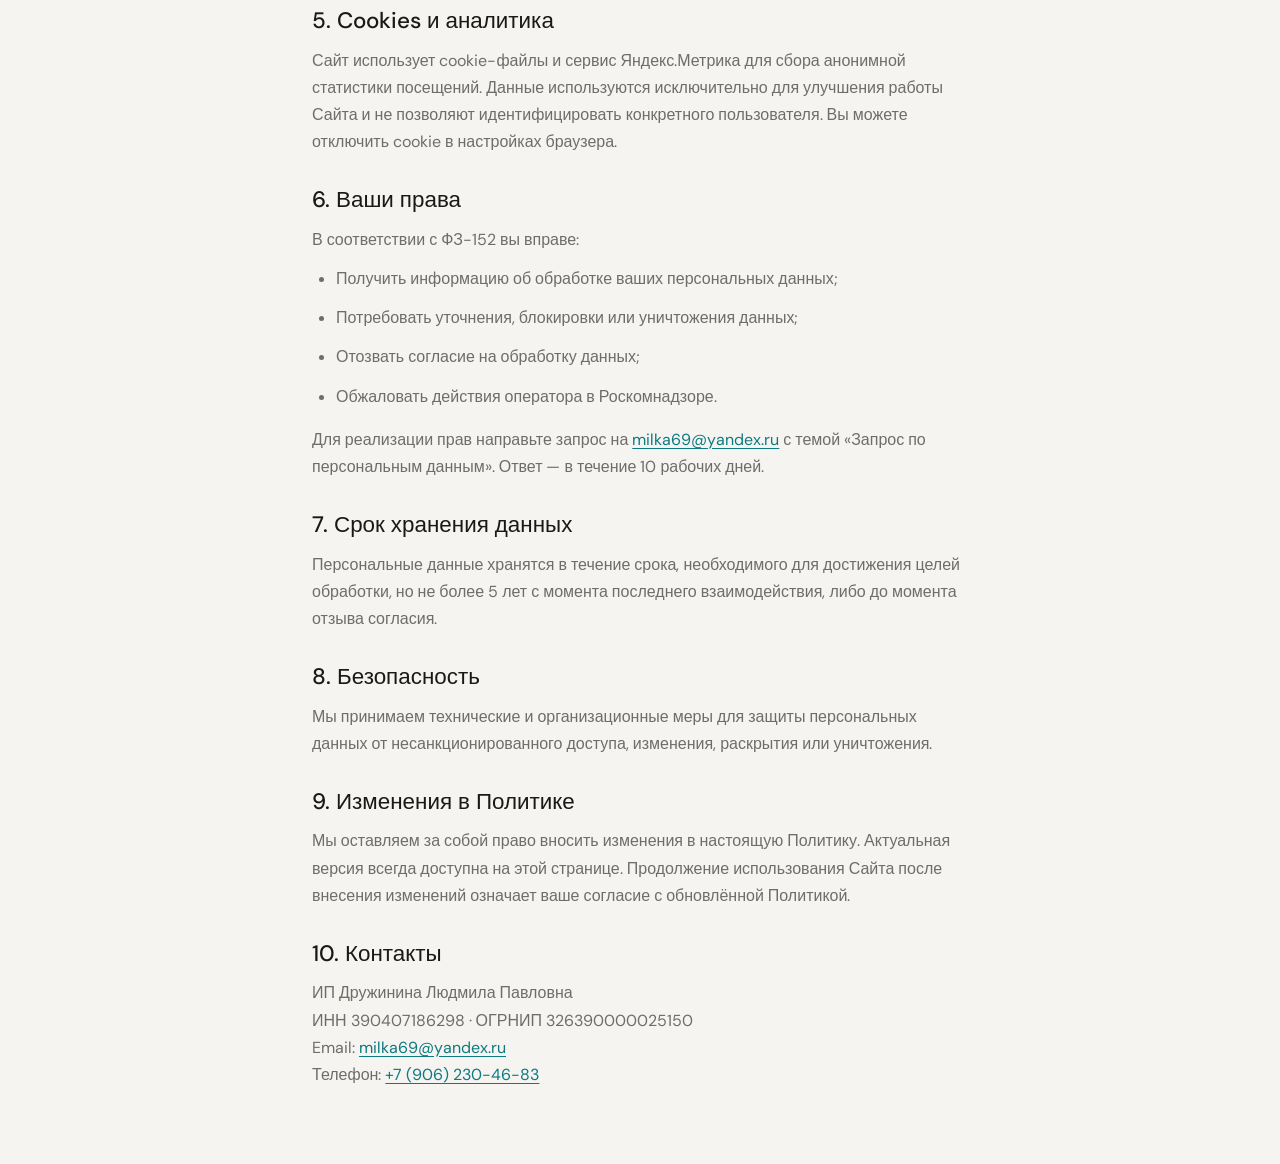
<file: privacy-policy.html>
<!DOCTYPE html>
<html lang="ru">
<head>
  <meta charset="UTF-8" />
  <meta name="viewport" content="width=device-width, initial-scale=1.0" />
  <title>Политика конфиденциальности — Мила Дружинина</title>
  <meta name="robots" content="noindex, follow" />
  <link rel="preconnect" href="https://fonts.googleapis.com" />
  <link rel="preconnect" href="https://fonts.gstatic.com" crossorigin />
  <link href="https://fonts.googleapis.com/css2?family=Instrument+Serif:ital@0;1&family=DM+Sans:ital,opsz,wght@0,9..40,300..500;1,9..40,300&display=swap" rel="stylesheet" />
  <link rel="stylesheet" href="style.css" />
  <style>
    .legal-page { max-width: 720px; margin-inline: auto; padding: clamp(2rem, 6vw, 4rem) clamp(1.25rem, 5vw, 2rem); }
    .legal-page h1 { font-family: var(--font-display); font-size: var(--text-xl); font-weight: 400; margin-bottom: 0.5rem; }
    .legal-page .doc-meta { font-size: var(--text-xs); color: var(--color-text-faint); margin-bottom: 2.5rem; }
    .legal-page h2 { font-size: var(--text-lg); font-weight: 500; margin: 2rem 0 0.75rem; }
    .legal-page p, .legal-page li { font-size: var(--text-sm); color: var(--color-text-muted); margin-bottom: 0.75rem; line-height: 1.7; }
    .legal-page ul { padding-left: 1.5rem; margin-bottom: 1rem; }
    .legal-page ul li { list-style: disc; }
    .legal-page a { color: var(--color-primary); text-decoration: underline; text-underline-offset: 3px; }
    .legal-back { display: inline-flex; align-items: center; gap: 0.5rem; font-size: var(--text-sm); color: var(--color-text-muted); margin-bottom: 2rem; }
    .legal-back:hover { color: var(--color-primary); }
    .legal-back svg { flex-shrink: 0; }
  </style>
</head>
<body>
  <header class="site-header" role="banner">
    <div class="container header-inner">
      <a href="index.html" class="logo" aria-label="Мила Дружинина — на главную">
        <svg width="32" height="32" viewBox="0 0 32 32" fill="none" aria-hidden="true" focusable="false">
          <circle cx="16" cy="16" r="15" stroke="currentColor" stroke-width="1.5"/>
          <path d="M10 16.5C10 13.186 12.686 10.5 16 10.5C19.314 10.5 22 13.186 22 16.5" stroke="currentColor" stroke-width="1.5" stroke-linecap="round"/>
          <circle cx="16" cy="21" r="2" fill="currentColor"/>
        </svg>
        <span class="logo-text">Мила Дружинина</span>
      </a>
      <div class="header-actions">
        <button class="btn-ghost" data-theme-toggle aria-label="Переключить тему">
          <svg width="18" height="18" viewBox="0 0 24 24" fill="none" stroke="currentColor" stroke-width="2"><path d="M21 12.79A9 9 0 1 1 11.21 3 7 7 0 0 0 21 12.79z"/></svg>
        </button>
      </div>
    </div>
  </header>

  <main>
    <div class="legal-page">
      <a href="index.html" class="legal-back">
        <svg width="16" height="16" viewBox="0 0 24 24" fill="none" stroke="currentColor" stroke-width="2"><polyline points="15 18 9 12 15 6"/></svg>
        Вернуться на главную
      </a>

      <h1>Политика конфиденциальности</h1>
      <p class="doc-meta">Версия 2.0 · Дата публикации: 13.04.2026</p>

      <h2>1. Общие положения</h2>
      <p>Настоящая Политика конфиденциальности (далее — Политика) определяет порядок обработки и защиты персональных данных пользователей сайта <strong>miladruzhinina.github.io/probnaya-sessiya</strong> (далее — Сайт).</p>
      <p>Оператор персональных данных: <strong>ИП Дружинина Людмила Павловна</strong>, ИНН 390407186298, ОГРНИП 326390000025150, адрес: 236022, Калининградская область, г. Калининград.</p>
      <p>Электронная почта: <a href="mailto:milka69@yandex.ru">milka69@yandex.ru</a></p>
      <p>Телефон: <a href="tel:+79062304683">+7 (906) 230-46-83</a></p>
      <p>Реестр операторов ПДн РКН: 100250194</p>
      <p>Обработка персональных данных осуществляется в соответствии с Федеральным законом от 27.07.2006 № 152-ФЗ «О персональных данных».</p>

      <h2>2. Какие данные мы собираем</h2>
      <p>При использовании Сайта и записи на консультацию мы можем собирать:</p>
      <ul>
        <li>Контактные данные: имя, номер телефона, адрес электронной почты;</li>
        <li>Данные, передаваемые при записи через сервис Planerka: имя, телефон, email;</li>
        <li>Технические данные: IP-адрес, тип браузера, данные cookie (анонимно, через Яндекс.Метрику);</li>
        <li>Данные из мессенджеров (Telegram, Max) — только те, что вы сообщаете самостоятельно.</li>
      </ul>
      <p>Мы <strong>не собираем</strong> специальные категории персональных данных (сведения о здоровье, биометрические данные и пр.).</p>

      <h2>3. Цели обработки данных</h2>
      <ul>
        <li>Организация и проведение психологических консультаций;</li>
        <li>Связь с вами по вопросам записи и консультаций;</li>
        <li>Улучшение работы Сайта (анонимная аналитика через Яндекс.Метрику);</li>
        <li>Выполнение требований законодательства РФ.</li>
      </ul>

      <h2>4. Передача данных третьим лицам</h2>
      <p>Персональные данные не продаются и не передаются третьим лицам в коммерческих целях. Данные могут быть переданы:</p>
      <ul>
        <li>Сервису записи Planerka.app — для организации онлайн-записи;</li>
        <li>Яндекс.Метрика — в анонимном виде для аналитики посещений;</li>
        <li>Государственным органам — по законным требованиям.</li>
      </ul>
      <p>Трансграничная передача персональных данных не осуществляется.</p>

      <h2>5. Cookies и аналитика</h2>
      <p>Сайт использует cookie-файлы и сервис Яндекс.Метрика для сбора анонимной статистики посещений. Данные используются исключительно для улучшения работы Сайта и не позволяют идентифицировать конкретного пользователя. Вы можете отключить cookie в настройках браузера.</p>

      <h2>6. Ваши права</h2>
      <p>В соответствии с ФЗ-152 вы вправе:</p>
      <ul>
        <li>Получить информацию об обработке ваших персональных данных;</li>
        <li>Потребовать уточнения, блокировки или уничтожения данных;</li>
        <li>Отозвать согласие на обработку данных;</li>
        <li>Обжаловать действия оператора в Роскомнадзоре.</li>
      </ul>
      <p>Для реализации прав направьте запрос на <a href="mailto:milka69@yandex.ru">milka69@yandex.ru</a> с темой «Запрос по персональным данным». Ответ — в течение 10 рабочих дней.</p>

      <h2>7. Срок хранения данных</h2>
      <p>Персональные данные хранятся в течение срока, необходимого для достижения целей обработки, но не более 5 лет с момента последнего взаимодействия, либо до момента отзыва согласия.</p>

      <h2>8. Безопасность</h2>
      <p>Мы принимаем технические и организационные меры для защиты персональных данных от несанкционированного доступа, изменения, раскрытия или уничтожения.</p>

      <h2>9. Изменения в Политике</h2>
      <p>Мы оставляем за собой право вносить изменения в настоящую Политику. Актуальная версия всегда доступна на этой странице. Продолжение использования Сайта после внесения изменений означает ваше согласие с обновлённой Политикой.</p>

      <h2>10. Контакты</h2>
      <p>ИП Дружинина Людмила Павловна<br>
      ИНН 390407186298 · ОГРНИП 326390000025150<br>
      Email: <a href="mailto:milka69@yandex.ru">milka69@yandex.ru</a><br>
      Телефон: <a href="tel:+79062304683">+7 (906) 230-46-83</a></p>
    </div>
  </main>

  <script src="script.js"></script>
</body>
</html>
</file>
<file: style.css>
/* ===================================================
   Мила Дружинина — психолог ОРКТ
   Дизайн: тёмная тема как основа, мягкий минимализм
   =================================================== */

/* --- DESIGN TOKENS --- */
:root,
[data-theme='light'] {
  /* Surfaces — warm off-white */
  --color-bg: #f5f4f0;
  --color-surface: #f9f8f5;
  --color-surface-2: #ffffff;
  --color-surface-offset: #eeece7;
  --color-divider: #dddbd5;
  --color-border: #d0cdc6;

  /* Text */
  --color-text: #1a1916;
  --color-text-muted: #6e6d69;
  --color-text-faint: #b5b4af;
  --color-text-inverse: #f5f4f0;

  /* Primary accent — teal, как в референсе */
  --color-primary: #0d7a80;
  --color-primary-hover: #095e63;
  --color-primary-active: #074649;
  --color-primary-highlight: #d0e8e9;
  --color-primary-subtle: rgba(13, 122, 128, 0.08);

  /* Shadows */
  --shadow-sm: 0 1px 3px rgba(10, 8, 5, 0.07);
  --shadow-md: 0 4px 14px rgba(10, 8, 5, 0.09);
  --shadow-lg: 0 12px 36px rgba(10, 8, 5, 0.13);

  /* Radii */
  --radius-sm: 0.375rem;
  --radius-md: 0.625rem;
  --radius-lg: 1rem;
  --radius-xl: 1.5rem;
  --radius-full: 9999px;

  /* Spacing */
  --space-1: 0.25rem;
  --space-2: 0.5rem;
  --space-3: 0.75rem;
  --space-4: 1rem;
  --space-5: 1.25rem;
  --space-6: 1.5rem;
  --space-8: 2rem;
  --space-10: 2.5rem;
  --space-12: 3rem;
  --space-16: 4rem;
  --space-20: 5rem;
  --space-24: 6rem;
  --space-32: 8rem;

  /* Type scale */
  --text-xs: clamp(0.75rem, 0.7rem + 0.25vw, 0.875rem);
  --text-sm: clamp(0.875rem, 0.82rem + 0.28vw, 1rem);
  --text-base: clamp(1rem, 0.95rem + 0.25vw, 1.125rem);
  --text-lg: clamp(1.125rem, 1rem + 0.6vw, 1.4rem);
  --text-xl: clamp(1.5rem, 1.2rem + 1.2vw, 2.1rem);
  --text-2xl: clamp(2rem, 1.3rem + 2.5vw, 3.25rem);
  --text-hero: clamp(2.5rem, 1rem + 5vw, 5rem);

  /* Fonts */
  --font-display: 'Instrument Serif', Georgia, serif;
  --font-body: 'DM Sans', 'Helvetica Neue', sans-serif;

  /* Transitions */
  --transition: 180ms cubic-bezier(0.16, 1, 0.3, 1);

  /* Content widths */
  --content-narrow: 640px;
  --content-default: 960px;
  --content-wide: 1160px;
}

[data-theme='dark'] {
  --color-bg: #0f0f0e;
  --color-surface: #141412;
  --color-surface-2: #1a1917;
  --color-surface-offset: #1e1d1b;
  --color-divider: #252421;
  --color-border: #302e2b;
  --color-text: #e8e6e3;
  --color-text-muted: #8a8885;
  --color-text-faint: #55534f;
  --color-text-inverse: #0f0f0e;
  --color-primary: #3db5bc;
  --color-primary-hover: #1d9ea6;
  --color-primary-active: #14838a;
  --color-primary-highlight: #1e3537;
  --color-primary-subtle: rgba(61, 181, 188, 0.1);
  --shadow-sm: 0 1px 3px rgba(0,0,0, 0.25);
  --shadow-md: 0 4px 14px rgba(0,0,0, 0.35);
  --shadow-lg: 0 12px 36px rgba(0,0,0, 0.45);
}

@media (prefers-color-scheme: dark) {
  :root:not([data-theme]) {
    --color-bg: #0f0f0e;
    --color-surface: #141412;
    --color-surface-2: #1a1917;
    --color-surface-offset: #1e1d1b;
    --color-divider: #252421;
    --color-border: #302e2b;
    --color-text: #e8e6e3;
    --color-text-muted: #8a8885;
    --color-text-faint: #55534f;
    --color-text-inverse: #0f0f0e;
    --color-primary: #3db5bc;
    --color-primary-hover: #1d9ea6;
    --color-primary-active: #14838a;
    --color-primary-highlight: #1e3537;
    --color-primary-subtle: rgba(61, 181, 188, 0.1);
    --shadow-sm: 0 1px 3px rgba(0,0,0, 0.25);
    --shadow-md: 0 4px 14px rgba(0,0,0, 0.35);
    --shadow-lg: 0 12px 36px rgba(0,0,0, 0.45);
  }
}

/* --- RESET & BASE --- */
*, *::before, *::after {
  box-sizing: border-box;
  margin: 0;
  padding: 0;
}

html {
  -webkit-text-size-adjust: none;
  text-size-adjust: none;
  -webkit-font-smoothing: antialiased;
  -moz-osx-font-smoothing: grayscale;
  scroll-behavior: smooth;
  scroll-padding-top: var(--space-20);
}

body {
  min-height: 100dvh;
  font-family: var(--font-body);
  font-size: var(--text-base);
  line-height: 1.65;
  color: var(--color-text);
  background: var(--color-bg);
  transition: background var(--transition), color var(--transition);
}

img, video, svg { display: block; max-width: 100%; height: auto; }
ul[role='list'], ol[role='list'] { list-style: none; }
h1, h2, h3, h4, h5, h6 { text-wrap: balance; line-height: 1.18; }
p, li { text-wrap: pretty; max-width: 68ch; }

::selection {
  background: color-mix(in oklab, var(--color-primary), transparent 75%);
  color: var(--color-text);
}
:focus-visible {
  outline: 2px solid var(--color-primary);
  outline-offset: 3px;
  border-radius: var(--radius-sm);
}
@media (prefers-reduced-motion: reduce) {
  *, *::before, *::after {
    animation-duration: 0.01ms !important;
    transition-duration: 0.01ms !important;
    scroll-behavior: auto !important;
  }
}
a, button, [role='button'] {
  transition: color var(--transition), background var(--transition), border-color var(--transition), box-shadow var(--transition), opacity var(--transition);
}
a { color: inherit; text-decoration: none; }
button { cursor: pointer; background: none; border: none; font: inherit; color: inherit; }

.sr-only {
  position: absolute; width: 1px; height: 1px; padding: 0;
  margin: -1px; overflow: hidden; clip: rect(0,0,0,0);
  white-space: nowrap; border-width: 0;
}

/* --- LAYOUT --- */
.container {
  width: 100%;
  max-width: var(--content-wide);
  margin-inline: auto;
  padding-inline: clamp(var(--space-5), 5vw, var(--space-16));
}

/* --- BUTTONS --- */
.btn-primary {
  display: inline-flex;
  align-items: center;
  gap: var(--space-2);
  padding: var(--space-3) var(--space-6);
  background: var(--color-primary);
  color: #fff;
  font-size: var(--text-sm);
  font-weight: 500;
  letter-spacing: 0.01em;
  border-radius: var(--radius-full);
  white-space: nowrap;
}
.btn-primary:hover { background: var(--color-primary-hover); }
.btn-primary:active { background: var(--color-primary-active); }

.btn-primary.btn-lg {
  padding: var(--space-4) var(--space-8);
  font-size: var(--text-base);
}

.btn-ghost {
  display: inline-flex;
  align-items: center;
  justify-content: center;
  width: 36px; height: 36px;
  border-radius: var(--radius-full);
  color: var(--color-text-muted);
}
.btn-ghost:hover { background: var(--color-surface-offset); color: var(--color-text); }

.btn-ghost-outline {
  display: inline-flex;
  align-items: center;
  gap: var(--space-2);
  padding: var(--space-3) var(--space-5);
  border: 1.5px solid var(--color-border);
  border-radius: var(--radius-full);
  font-size: var(--text-sm);
  font-weight: 500;
  color: var(--color-text-muted);
}
.btn-ghost-outline:hover {
  border-color: var(--color-primary);
  color: var(--color-primary);
}

/* --- HEADER --- */
.site-header {
  position: sticky;
  top: 0;
  z-index: 100;
  background: color-mix(in oklab, var(--color-bg), transparent 8%);
  backdrop-filter: blur(16px);
  -webkit-backdrop-filter: blur(16px);
  border-bottom: 1px solid var(--color-divider);
  transition: box-shadow var(--transition);
}
.site-header.scrolled { box-shadow: var(--shadow-md); }

.header-inner {
  display: flex;
  align-items: center;
  gap: var(--space-6);
  height: 64px;
}

.logo {
  display: flex;
  align-items: center;
  gap: var(--space-3);
  flex-shrink: 0;
}
.logo-text {
  font-size: var(--text-sm);
  font-weight: 500;
  color: var(--color-text);
}
.logo svg { color: var(--color-primary); }

.header-nav {
  display: flex;
  align-items: center;
  gap: var(--space-6);
  margin-left: auto;
}
.header-nav a {
  font-size: var(--text-sm);
  color: var(--color-text-muted);
  white-space: nowrap;
}
.header-nav a:hover { color: var(--color-text); }

.header-actions {
  display: flex;
  align-items: center;
  gap: var(--space-3);
  flex-shrink: 0;
}

.burger {
  display: none;
  flex-direction: column;
  gap: 5px;
  width: 36px; height: 36px;
  align-items: center;
  justify-content: center;
  border-radius: var(--radius-sm);
}
.burger span {
  display: block;
  width: 20px; height: 1.5px;
  background: var(--color-text-muted);
  border-radius: 2px;
  transition: transform var(--transition), opacity var(--transition);
}

[hidden] { display: none !important; }

.mobile-menu {
  display: flex;
  flex-direction: column;
  gap: var(--space-4);
  padding: var(--space-5) clamp(var(--space-5), 5vw, var(--space-16));
  padding-bottom: var(--space-6);
  border-top: 1px solid var(--color-divider);
  background: var(--color-surface);
}
.mobile-menu a {
  font-size: var(--text-base);
  color: var(--color-text-muted);
  padding: var(--space-2) 0;
}
.mobile-menu a:hover { color: var(--color-text); }
.mobile-menu .btn-primary { align-self: flex-start; }

/* --- SECTION LABELS & TITLES --- */
.section-label {
  display: inline-block;
  font-size: var(--text-xs);
  font-weight: 500;
  text-transform: uppercase;
  letter-spacing: 0.1em;
  color: var(--color-primary);
  margin-bottom: var(--space-3);
}
.section-title {
  font-family: var(--font-display);
  font-size: var(--text-xl);
  font-weight: 400;
  color: var(--color-text);
  margin-bottom: var(--space-8);
  line-height: 1.2;
}

/* --- HERO --- */
.hero {
  position: relative;
  overflow: hidden;
  padding-block: clamp(var(--space-16), 8vw, var(--space-32));
}

.hero-bg-grid {
  position: absolute;
  inset: 0;
  background-image:
    linear-gradient(to right, var(--color-divider) 1px, transparent 1px),
    linear-gradient(to bottom, var(--color-divider) 1px, transparent 1px);
  background-size: 48px 48px;
  opacity: 0.35;
  mask-image: radial-gradient(ellipse 70% 80% at 50% 50%, black 40%, transparent 100%);
  -webkit-mask-image: radial-gradient(ellipse 70% 80% at 50% 50%, black 40%, transparent 100%);
}

.hero-inner {
  position: relative;
  display: grid;
  grid-template-columns: 1fr auto;
  align-items: center;
  gap: clamp(var(--space-8), 5vw, var(--space-16));
}

.hero-content { max-width: 600px; }

.hero-tag {
  display: inline-flex;
  align-items: center;
  gap: var(--space-2);
  padding: var(--space-1) var(--space-4);
  background: var(--color-primary-subtle);
  border: 1px solid color-mix(in oklab, var(--color-primary), transparent 65%);
  border-radius: var(--radius-full);
  font-size: var(--text-xs);
  font-weight: 500;
  color: var(--color-primary);
  margin-bottom: var(--space-6);
  letter-spacing: 0.03em;
}

.hero-title {
  font-family: var(--font-display);
  font-size: var(--text-hero);
  font-weight: 400;
  line-height: 1.08;
  color: var(--color-text);
  margin-bottom: var(--space-6);
}
.hero-title em {
  font-style: italic;
  color: var(--color-primary);
}

.hero-lead {
  font-size: var(--text-lg);
  color: var(--color-text-muted);
  line-height: 1.6;
  margin-bottom: var(--space-8);
  max-width: 52ch;
}

.hero-ctas {
  display: flex;
  align-items: center;
  gap: var(--space-4);
  flex-wrap: wrap;
  margin-bottom: var(--space-8);
}

.hero-meta {
  display: flex;
  align-items: center;
  gap: var(--space-3);
  flex-wrap: wrap;
  font-size: var(--text-xs);
  color: var(--color-text-faint);
}
.hero-meta .dot { opacity: 0.4; }

.hero-photo {
  position: relative;
  flex-shrink: 0;
  width: clamp(260px, 30vw, 420px);
}
.hero-photo img {
  width: 100%;
  height: clamp(320px, 38vw, 520px);
  object-fit: cover;
  object-position: top center;
  border-radius: var(--radius-xl);
  border: 1px solid var(--color-border);
  box-shadow: var(--shadow-lg);
  filter: contrast(1.03) brightness(0.98);
}

/* Dark mode: photo slightly brighter */
[data-theme='dark'] .hero-photo img,
@media (prefers-color-scheme: dark) {
  :root:not([data-theme]) .hero-photo img {
    filter: contrast(0.95) brightness(0.88);
  }
}

/* --- PAIN SECTION --- */
.pain-section {
  padding-block: clamp(var(--space-12), 7vw, var(--space-24));
  border-top: 1px solid var(--color-divider);
}
.pain-grid {
  display: grid;
  grid-template-columns: repeat(3, 1fr);
  gap: var(--space-6);
  margin-bottom: var(--space-8);
}
.pain-card {
  background: var(--color-surface);
  border: 1px solid var(--color-border);
  border-radius: var(--radius-lg);
  padding: var(--space-6);
  transition: box-shadow var(--transition), border-color var(--transition);
}
.pain-card:hover {
  border-color: var(--color-primary-highlight);
  box-shadow: var(--shadow-md);
}
.pain-icon {
  width: 40px; height: 40px;
  background: var(--color-primary-subtle);
  border-radius: var(--radius-md);
  display: flex;
  align-items: center;
  justify-content: center;
  color: var(--color-primary);
  margin-bottom: var(--space-4);
}
.pain-card h3 {
  font-size: var(--text-lg);
  font-weight: 500;
  margin-bottom: var(--space-4);
}
.pain-card ul li {
  font-size: var(--text-sm);
  color: var(--color-text-muted);
  padding: var(--space-2) 0;
  border-bottom: 1px solid var(--color-divider);
}
.pain-card ul li:last-child { border-bottom: none; }
.pain-note {
  font-size: var(--text-base);
  color: var(--color-text-muted);
  font-style: italic;
}

/* --- WHY SECTION --- */
.why-section {
  padding-block: clamp(var(--space-12), 7vw, var(--space-24));
  background: var(--color-surface);
  border-top: 1px solid var(--color-divider);
  border-bottom: 1px solid var(--color-divider);
}
.why-inner {
  display: grid;
  grid-template-columns: 1fr 1fr;
  gap: clamp(var(--space-10), 6vw, var(--space-20));
  align-items: start;
}
.why-text p {
  color: var(--color-text-muted);
  margin-bottom: var(--space-5);
  font-size: var(--text-base);
}
.highlight-quote {
  background: var(--color-primary-subtle);
  border-left: 3px solid var(--color-primary);
  border-radius: 0 var(--radius-md) var(--radius-md) 0;
  padding: var(--space-5) var(--space-6);
  font-size: var(--text-base);
  color: var(--color-text);
  line-height: 1.65;
  margin-top: var(--space-6);
  font-style: normal;
}
.why-stats {
  display: flex;
  flex-direction: column;
  gap: var(--space-4);
}
.stat-card {
  background: var(--color-surface-2);
  border: 1px solid var(--color-border);
  border-radius: var(--radius-lg);
  padding: var(--space-5) var(--space-6);
  display: flex;
  align-items: baseline;
  gap: var(--space-4);
}
.stat-number {
  font-family: var(--font-display);
  font-size: var(--text-2xl);
  font-weight: 400;
  color: var(--color-primary);
  white-space: nowrap;
  line-height: 1;
}
.stat-label {
  font-size: var(--text-sm);
  color: var(--color-text-muted);
  line-height: 1.45;
}

/* --- METHOD SECTION --- */
.method-section {
  padding-block: clamp(var(--space-12), 7vw, var(--space-24));
  border-top: 1px solid var(--color-divider);
}
.method-inner {
  display: grid;
  grid-template-columns: 1fr 1fr;
  gap: clamp(var(--space-10), 6vw, var(--space-20));
  align-items: start;
}
.method-lead {
  font-size: var(--text-lg);
  font-weight: 500;
  color: var(--color-text);
  margin-bottom: var(--space-5);
}
.method-description p {
  color: var(--color-text-muted);
  margin-bottom: var(--space-4);
}
.method-pillars {
  display: flex;
  flex-direction: column;
  gap: var(--space-6);
}
.pillar {
  display: flex;
  gap: var(--space-5);
  align-items: flex-start;
}
.pillar-num {
  font-family: var(--font-display);
  font-size: var(--text-xl);
  color: var(--color-primary);
  line-height: 1;
  opacity: 0.6;
  flex-shrink: 0;
  min-width: 2.5ch;
}
.pillar-body h3 {
  font-size: var(--text-base);
  font-weight: 500;
  margin-bottom: var(--space-2);
}
.pillar-body p {
  font-size: var(--text-sm);
  color: var(--color-text-muted);
}

/* --- WHAT HAPPENS --- */
.what-section {
  padding-block: clamp(var(--space-12), 7vw, var(--space-24));
  background: var(--color-surface);
  border-top: 1px solid var(--color-divider);
  border-bottom: 1px solid var(--color-divider);
}
.what-list {
  display: grid;
  grid-template-columns: repeat(2, 1fr);
  gap: var(--space-5);
}
.what-item {
  display: flex;
  gap: var(--space-4);
  align-items: flex-start;
  background: var(--color-surface-2);
  border: 1px solid var(--color-border);
  border-radius: var(--radius-lg);
  padding: var(--space-5) var(--space-6);
}
.what-item:last-child {
  grid-column: 1 / -1;
}
.check {
  flex-shrink: 0;
  width: 28px; height: 28px;
  border-radius: var(--radius-full);
  background: var(--color-primary-subtle);
  display: flex;
  align-items: center;
  justify-content: center;
  color: var(--color-primary);
  margin-top: 2px;
}
.what-item p { font-size: var(--text-sm); color: var(--color-text-muted); max-width: none; }

/* --- PRICING --- */
.pricing-section {
  padding-block: clamp(var(--space-12), 7vw, var(--space-24));
  border-top: 1px solid var(--color-divider);
}
.pricing-intro {
  color: var(--color-text-muted);
  margin-bottom: var(--space-10);
  max-width: 60ch;
}

.trial-card {
  position: relative;
  background: var(--color-surface);
  border: 1.5px solid var(--color-primary);
  border-radius: var(--radius-xl);
  padding: clamp(var(--space-6), 4vw, var(--space-10));
  margin-bottom: var(--space-12);
  box-shadow: 0 0 0 4px var(--color-primary-subtle);
}
.trial-badge {
  position: absolute;
  top: -1px;
  left: clamp(var(--space-6), 4vw, var(--space-10));
  transform: translateY(-50%);
  background: var(--color-primary);
  color: #fff;
  font-size: var(--text-xs);
  font-weight: 600;
  letter-spacing: 0.06em;
  text-transform: uppercase;
  padding: var(--space-1) var(--space-4);
  border-radius: var(--radius-full);
}
.trial-inner {
  display: flex;
  align-items: flex-end;
  gap: clamp(var(--space-8), 5vw, var(--space-16));
  flex-wrap: wrap;
}
.trial-info { flex: 1; min-width: 260px; }
.trial-info h3 {
  font-family: var(--font-display);
  font-size: var(--text-xl);
  font-weight: 400;
  margin-bottom: var(--space-5);
}
.trial-details {
  display: flex;
  flex-direction: column;
  gap: var(--space-3);
}
.trial-details li {
  display: flex;
  align-items: flex-start;
  gap: var(--space-3);
  font-size: var(--text-sm);
  color: var(--color-text-muted);
}
.trial-details li svg { color: var(--color-primary); flex-shrink: 0; margin-top: 2px; }

.trial-price {
  display: flex;
  flex-direction: column;
  align-items: flex-start;
  gap: var(--space-2);
  flex-shrink: 0;
}
.price-new {
  font-family: var(--font-display);
  font-size: var(--text-2xl);
  color: var(--color-text);
  line-height: 1;
}
.price-old {
  font-size: var(--text-sm);
  color: var(--color-text-faint);
  text-decoration: line-through;
  margin-bottom: var(--space-4);
}

.packages-heading {
  font-size: var(--text-lg);
  font-weight: 500;
  margin-bottom: var(--space-6);
  color: var(--color-text-muted);
}
.packages-grid {
  display: grid;
  grid-template-columns: repeat(3, 1fr);
  gap: var(--space-5);
  margin-bottom: var(--space-6);
}
.package-card {
  background: var(--color-surface);
  border: 1px solid var(--color-border);
  border-radius: var(--radius-lg);
  padding: var(--space-6);
  transition: box-shadow var(--transition), border-color var(--transition);
  position: relative;
}
.package-card:hover { box-shadow: var(--shadow-md); }
.package-card--highlight {
  border-color: var(--color-primary);
  background: var(--color-surface-2);
}
.package-badge {
  display: inline-block;
  background: var(--color-primary-subtle);
  color: var(--color-primary);
  font-size: var(--text-xs);
  font-weight: 600;
  letter-spacing: 0.05em;
  text-transform: uppercase;
  padding: 2px var(--space-3);
  border-radius: var(--radius-full);
  margin-bottom: var(--space-3);
}
.package-card h4 {
  font-size: var(--text-base);
  font-weight: 500;
  margin-bottom: var(--space-3);
}
.package-price {
  font-family: var(--font-display);
  font-size: var(--text-xl);
  color: var(--color-text);
  margin-bottom: var(--space-3);
  line-height: 1.1;
}
.package-price span { font-size: var(--text-base); color: var(--color-text-muted); }
.package-card p { font-size: var(--text-sm); color: var(--color-text-muted); }
.packages-note { font-size: var(--text-sm); color: var(--color-text-muted); }

/* --- ABOUT SECTION --- */
.about-section {
  padding-block: clamp(var(--space-12), 7vw, var(--space-24));
  border-top: 1px solid var(--color-divider);
}
.about-inner {
  display: grid;
  grid-template-columns: auto 1fr;
  gap: clamp(var(--space-10), 6vw, var(--space-20));
  align-items: start;
}
.about-photo-wrap {
  display: flex;
  flex-direction: column;
  gap: var(--space-4);
  flex-shrink: 0;
}
.about-photo {
  width: clamp(180px, 22vw, 280px);
  height: auto;
  aspect-ratio: 4/5;
  object-fit: cover;
  object-position: center top;
  border-radius: var(--radius-xl);
  border: 1px solid var(--color-border);
  box-shadow: var(--shadow-md);
  filter: contrast(1.02) brightness(0.97);
}
.about-credentials {
  display: flex;
  flex-direction: column;
  gap: var(--space-2);
}
.credential {
  display: flex;
  align-items: flex-start;
  gap: var(--space-2);
  font-size: var(--text-xs);
  color: var(--color-text-muted);
  line-height: 1.4;
}
.credential svg {
  color: var(--color-primary);
  flex-shrink: 0;
  margin-top: 1px;
}
.about-quote {
  font-family: var(--font-display);
  font-size: var(--text-lg);
  font-style: italic;
  color: var(--color-text);
  line-height: 1.55;
  border: none;
  padding: 0;
  margin: 0 0 var(--space-6);
  position: relative;
}
.about-quote::before {
  content: '\201C';
  font-size: 4em;
  line-height: 0.6;
  color: var(--color-primary);
  opacity: 0.4;
  display: block;
  margin-bottom: var(--space-2);
  font-family: var(--font-display);
}
.about-facts p {
  font-size: var(--text-sm);
  color: var(--color-text-muted);
  margin-bottom: var(--space-4);
}

/* --- AFTER SECTION (text-only variant) --- */
.after-section {
  padding-block: clamp(var(--space-12), 7vw, var(--space-24));
  background: var(--color-surface);
  border-top: 1px solid var(--color-divider);
  border-bottom: 1px solid var(--color-divider);
}
.after-text-only {
  max-width: 640px;
}
.after-text-only p {
  color: var(--color-text-muted);
  margin-bottom: var(--space-5);
}

/* --- CHANNELS SECTION --- */
.channels-section {
  padding-block: clamp(var(--space-12), 7vw, var(--space-24));
  border-top: 1px solid var(--color-divider);
}
.channels-intro {
  color: var(--color-text-muted);
  margin-bottom: var(--space-8);
  max-width: 52ch;
}
.channels-grid {
  display: grid;
  grid-template-columns: repeat(2, 1fr);
  gap: var(--space-5);
  max-width: 720px;
}
.channel-big-card {
  display: flex;
  align-items: center;
  gap: var(--space-5);
  background: var(--color-surface);
  border: 1px solid var(--color-border);
  border-radius: var(--radius-xl);
  padding: var(--space-6);
  color: var(--color-text);
  transition: border-color var(--transition), box-shadow var(--transition), transform var(--transition);
  text-decoration: none;
}
.channel-big-card:hover {
  border-color: var(--color-primary);
  box-shadow: var(--shadow-md);
  transform: translateY(-2px);
}
.channel-big-icon {
  width: 52px; height: 52px;
  border-radius: var(--radius-lg);
  display: flex;
  align-items: center;
  justify-content: center;
  background: color-mix(in oklab, #2aabee, transparent 85%);
  color: #2aabee;
  flex-shrink: 0;
}
.channel-big-icon--max {
  background: var(--color-primary-subtle);
  color: var(--color-primary);
}
.channel-big-body {
  flex: 1;
  min-width: 0;
}
.channel-big-name {
  font-weight: 600;
  font-size: var(--text-base);
  margin-bottom: 2px;
}
.channel-big-handle {
  font-size: var(--text-xs);
  color: var(--color-text-faint);
  margin-bottom: var(--space-1);
}
.channel-big-desc {
  font-size: var(--text-xs);
  color: var(--color-text-muted);
}
.channel-big-arrow {
  color: var(--color-text-faint);
  flex-shrink: 0;
  transition: transform var(--transition), color var(--transition);
}
.channel-big-card:hover .channel-big-arrow {
  transform: translateX(4px);
  color: var(--color-primary);
}

/* --- HERO BADGES (replace old hero-meta) --- */
.hero-badges {
  display: flex;
  align-items: center;
  gap: var(--space-3);
  flex-wrap: wrap;
  margin-top: var(--space-5);
}
.hero-badge {
  display: inline-flex;
  align-items: center;
  gap: var(--space-2);
  padding: var(--space-2) var(--space-4);
  background: var(--color-surface-offset);
  border: 1px solid var(--color-border);
  border-radius: var(--radius-full);
  font-size: var(--text-xs);
  font-weight: 500;
  color: var(--color-text-muted);
  white-space: nowrap;
}
.hero-badge svg { color: var(--color-primary); }

/* --- FAQ --- */
.faq-section {
  padding-block: clamp(var(--space-12), 7vw, var(--space-24));
  border-top: 1px solid var(--color-divider);
}
.faq-list {
  max-width: 720px;
  display: flex;
  flex-direction: column;
  gap: var(--space-2);
}
.faq-item {
  background: var(--color-surface);
  border: 1px solid var(--color-border);
  border-radius: var(--radius-lg);
  overflow: hidden;
  transition: border-color var(--transition);
}
.faq-item[open] { border-color: var(--color-primary); }
.faq-item summary {
  padding: var(--space-5) var(--space-6);
  font-size: var(--text-base);
  font-weight: 500;
  cursor: pointer;
  display: flex;
  justify-content: space-between;
  align-items: center;
  list-style: none;
  gap: var(--space-4);
  transition: color var(--transition);
  user-select: none;
}
.faq-item summary::-webkit-details-marker { display: none; }
.faq-item summary::after {
  content: '+';
  font-size: 1.4em;
  color: var(--color-text-faint);
  flex-shrink: 0;
  transition: transform var(--transition), color var(--transition);
  line-height: 1;
}
.faq-item[open] summary::after {
  content: '×';
  color: var(--color-primary);
}
.faq-item summary:hover { color: var(--color-primary); }
.faq-answer {
  padding: 0 var(--space-6) var(--space-5);
  font-size: var(--text-sm);
  color: var(--color-text-muted);
  line-height: 1.7;
  border-top: 1px solid var(--color-divider);
  padding-top: var(--space-4);
}

/* --- FINAL CTA --- */
.final-cta {
  padding-block: clamp(var(--space-16), 9vw, var(--space-32));
  border-top: 1px solid var(--color-divider);
}
.final-cta-inner {
  text-align: center;
  max-width: 520px;
  margin-inline: auto;
  display: flex;
  flex-direction: column;
  align-items: center;
  gap: var(--space-5);
}
.final-cta-inner h2 {
  font-family: var(--font-display);
  font-size: var(--text-2xl);
  font-weight: 400;
}
.final-cta-inner p {
  color: var(--color-text-muted);
  max-width: 40ch;
  text-align: center;
  margin: 0 auto;
}

/* --- FOOTER --- */
.site-footer {
  border-top: 1px solid var(--color-divider);
  background: var(--color-surface);
  padding-top: clamp(var(--space-10), 5vw, var(--space-16));
}
.footer-inner {
  display: grid;
  grid-template-columns: 2fr 1fr 1fr;
  gap: clamp(var(--space-8), 4vw, var(--space-16));
  padding-bottom: var(--space-10);
}
.footer-brand { display: flex; flex-direction: column; gap: var(--space-4); }
.footer-desc { font-size: var(--text-sm); color: var(--color-text-muted); max-width: 36ch; }
.footer-nav, .footer-contacts {
  display: flex;
  flex-direction: column;
  gap: var(--space-3);
  padding-top: var(--space-2);
}
.footer-nav a, .footer-contacts a {
  font-size: var(--text-sm);
  color: var(--color-text-muted);
}
.footer-nav a:hover, .footer-contacts a:hover { color: var(--color-primary); }
.footer-address {
  font-size: var(--text-xs);
  color: var(--color-text-faint);
  font-style: normal;
  margin-top: var(--space-2);
}
.footer-bottom {
  border-top: 1px solid var(--color-divider);
  padding-block: var(--space-5);
}
.footer-bottom p {
  font-size: var(--text-xs);
  color: var(--color-text-faint);
}

/* --- SCROLL ANIMATIONS --- */
.fade-in {
  opacity: 0;
  transform: translateY(20px);
  transition: opacity 0.6s ease, transform 0.6s ease;
}
.fade-in.visible {
  opacity: 1;
  transform: translateY(0);
}

/* --- NO PRESSURE NOTE --- */
.no-pressure-note {
  display: flex;
  align-items: flex-start;
  gap: var(--space-3);
  font-size: var(--text-base) !important;
  color: var(--color-text) !important;
  font-style: italic;
  background: var(--color-primary-subtle);
  border: 1px solid color-mix(in oklab, var(--color-primary), transparent 65%);
  border-radius: var(--radius-lg);
  padding: var(--space-5) var(--space-6);
  margin-top: var(--space-2) !important;
  margin-bottom: var(--space-6) !important;
  max-width: 60ch !important;
  line-height: 1.65;
}
.no-pressure-note svg {
  color: var(--color-primary);
  flex-shrink: 0;
  margin-top: 3px;
}

/* --- CONSENT NOTE under booking buttons --- */
.consent-note {
  font-size: var(--text-xs);
  color: var(--color-text-faint);
  line-height: 1.5;
  max-width: 38ch;
}
.consent-note a {
  color: var(--color-text-faint);
  text-decoration: underline;
  text-underline-offset: 2px;
}
.consent-note a:hover { color: var(--color-primary); }

/* --- CHANNEL LINKS --- */
.channel-links {
  display: flex;
  gap: var(--space-3);
  flex-wrap: wrap;
}

/* --- FOOTER LEGAL --- */
.footer-legal {
  border-top: 1px solid var(--color-divider);
  padding-block: var(--space-6);
}
.footer-legal-inner {
  display: flex;
  align-items: flex-start;
  justify-content: space-between;
  gap: var(--space-6);
  flex-wrap: wrap;
}
.footer-ip p {
  font-size: var(--text-xs);
  color: var(--color-text-faint);
  margin-bottom: var(--space-1);
  max-width: none;
}
.footer-docs {
  display: flex;
  flex-direction: column;
  gap: var(--space-2);
  flex-shrink: 0;
}
.footer-docs a {
  font-size: var(--text-xs);
  color: var(--color-text-faint);
  text-decoration: underline;
  text-underline-offset: 2px;
  white-space: nowrap;
}
.footer-docs a:hover { color: var(--color-primary); }

/* === RESPONSIVE === */
@media (max-width: 900px) {
  .hero-inner {
    grid-template-columns: 1fr;
    text-align: center;
  }
  .hero-photo {
    width: clamp(220px, 60vw, 340px);
    margin-inline: auto;
    order: -1;
  }
  .hero-photo img { height: clamp(260px, 50vw, 400px); }
  .hero-content { max-width: 100%; }
  .hero-ctas { justify-content: center; }
  .hero-badges { justify-content: center; }
  .hero-lead { margin-inline: auto; }
  .consent-note { text-align: center; }

  .pain-grid { grid-template-columns: 1fr; }
  .why-inner { grid-template-columns: 1fr; }
  .method-inner { grid-template-columns: 1fr; }
  .what-list { grid-template-columns: 1fr; }
  .what-item:last-child { grid-column: 1; }
  .packages-grid { grid-template-columns: 1fr; }
  .footer-inner { grid-template-columns: 1fr; }
  .channels-grid { grid-template-columns: 1fr; }

  .about-inner {
    grid-template-columns: 1fr;
  }
  .about-photo-wrap {
    flex-direction: row;
    align-items: flex-start;
    gap: var(--space-5);
  }
  .about-photo {
    width: clamp(120px, 30vw, 180px);
  }
  .about-credentials { flex: 1; }

  .header-nav { display: none; }
  .burger { display: flex; margin-left: auto; }
  .header-actions .btn-primary { display: none; }
}

@media (max-width: 600px) {
  .trial-inner { flex-direction: column; align-items: flex-start; }
  .channel-card { flex-direction: column; }
  .stat-card { flex-direction: column; gap: var(--space-2); }
}
</file>
